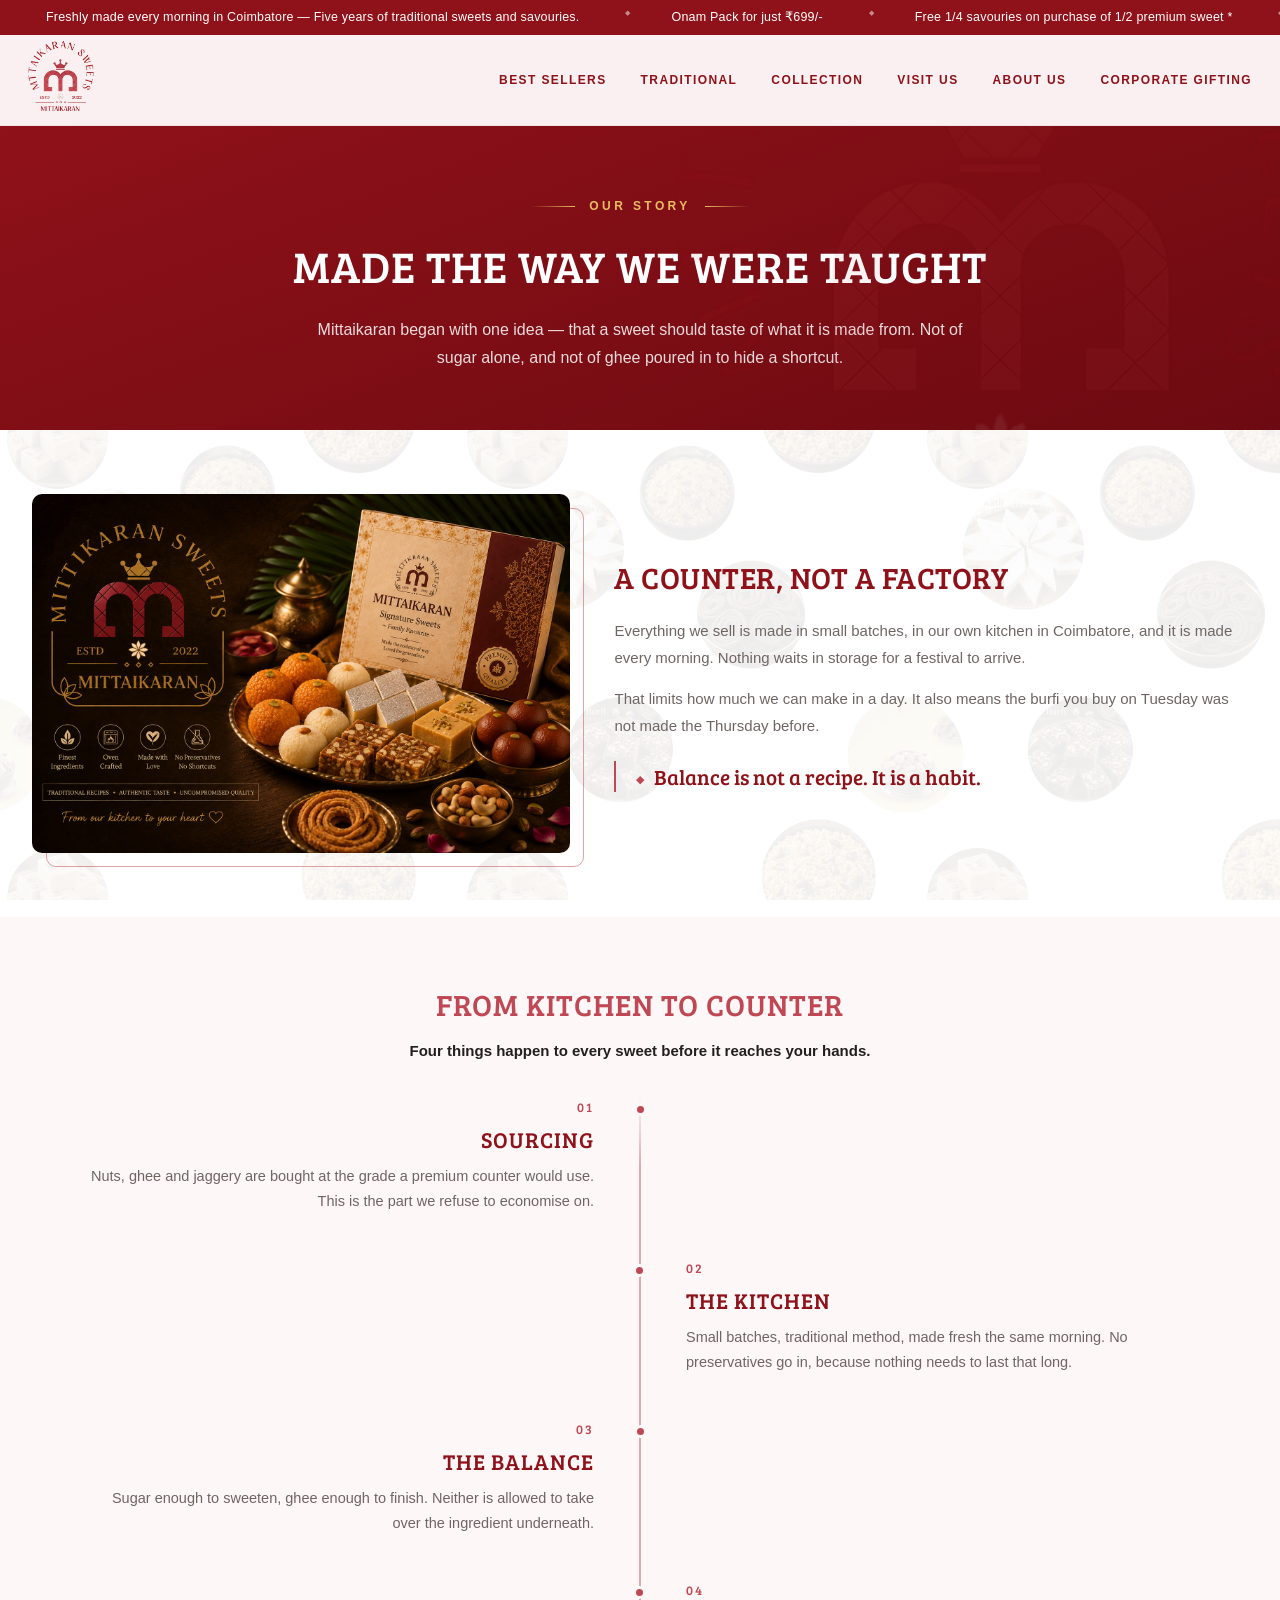
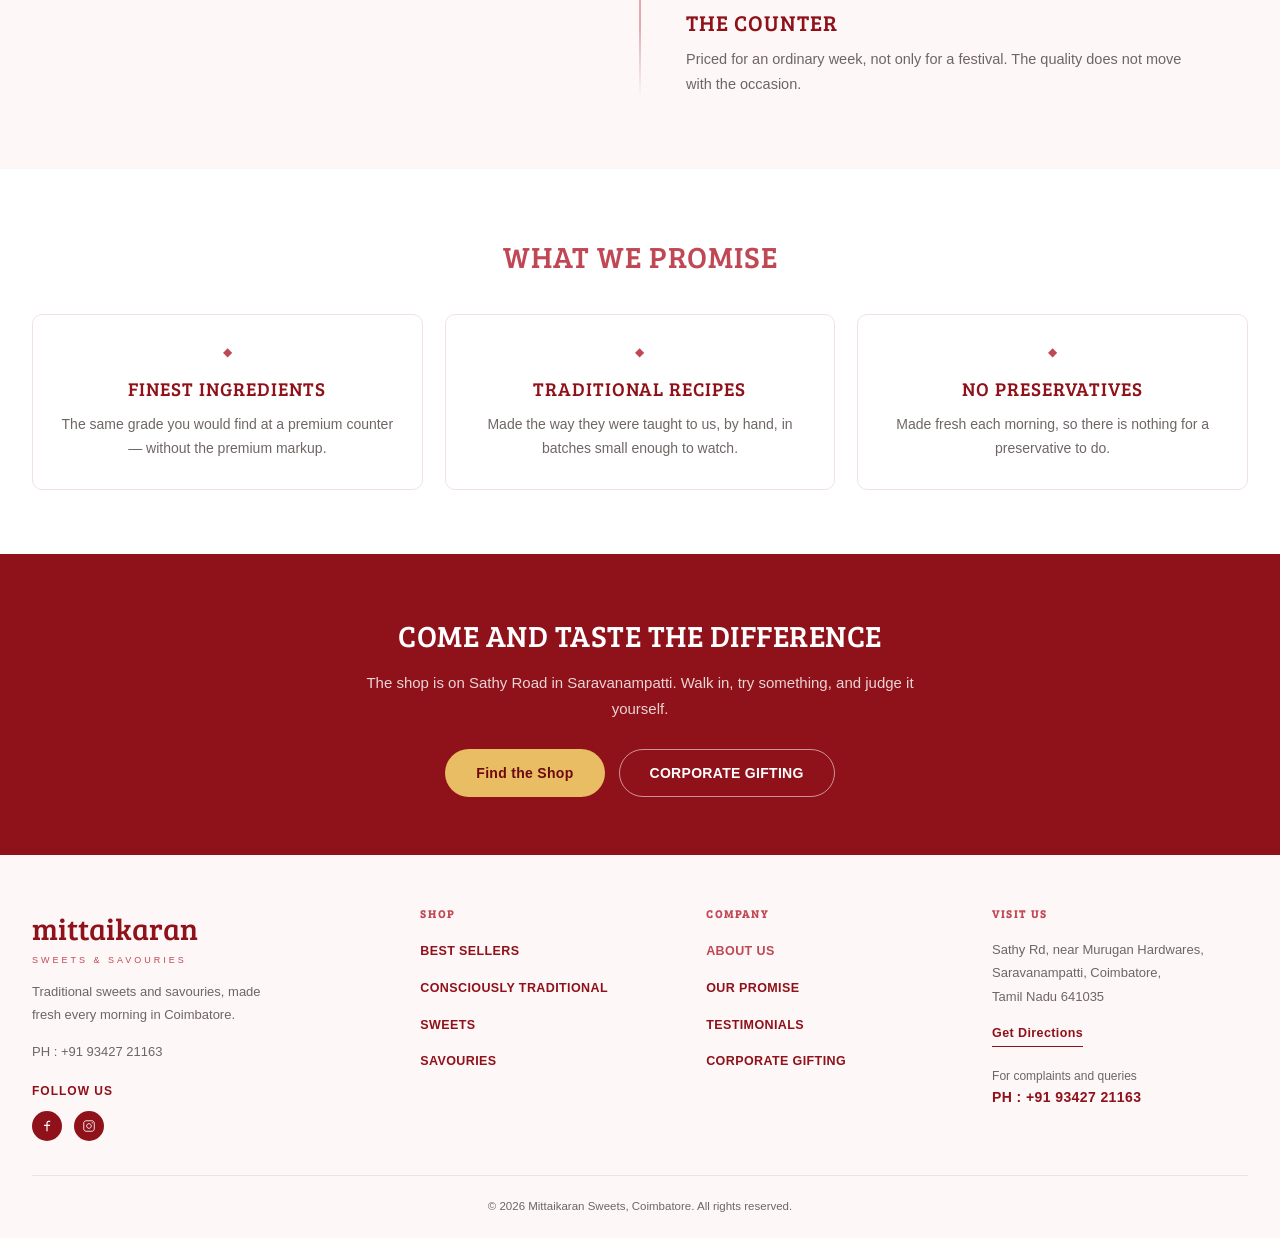
<file: about/index.html>
<!doctype html>
<html lang="en">
<head>
<meta charset="UTF-8" />
<meta name="viewport" content="width=device-width, initial-scale=1.0" />
<title>About Us | Mittaikaran — Sweets &amp; Savouries</title>
<meta name="description" content="How Mittaikaran makes its sweets and savouries." />
<link rel="icon" href="../favicon.ico" sizes="any" />
<link rel="icon" type="image/png" sizes="32x32" href="../favicon-32.png" />
<link rel="apple-touch-icon" href="../apple-touch-icon.png" />
<link rel="preconnect" href="https://fonts.googleapis.com" />
<link rel="preconnect" href="https://fonts.gstatic.com" crossorigin />
<link href="https://fonts.googleapis.com/css2?family=Bree+Serif&display=swap" rel="stylesheet" />
<link rel="stylesheet" href="../assets/site.css" />
<link rel="stylesheet" href="../assets/about.css" />
</head>
<body>
<div class="site-head">
  <div class="announcement">
    <div class="announcement-track">
      <div class="announcement-run"><span class="announcement-item">Freshly made every morning in Coimbatore — Five years of traditional sweets and savouries.</span><span class="announcement-item">Onam Pack for just ₹699/-</span><span class="announcement-item">Free 1/4 savouries on purchase of 1/2 premium sweet *</span></div>
      <div class="announcement-run" aria-hidden="true"><span class="announcement-item">Freshly made every morning in Coimbatore — Five years of traditional sweets and savouries.</span><span class="announcement-item">Onam Pack for just ₹699/-</span><span class="announcement-item">Free 1/4 savouries on purchase of 1/2 premium sweet *</span></div>
    </div>
  </div>
  <header class="header">
    <div class="header-inner">
      <a class="logo" href="../" aria-label="Mittaikaran — Sweets &amp; Savouries">
        <img src="../images/logo/logo-header-plain.png" alt="Mittaikaran" />
      </a>
      <nav class="nav">
        <a href="../#best-sellers">Best Sellers</a>
        <a href="../#curated">Traditional</a>
        <a href="../#collection">Collection</a>
        <a href="../#visit-us">Visit Us</a>
        <a href="../about/" aria-current="page">About Us</a>
        <a href="../corporate-gifting/">Corporate Gifting</a>
      </nav>
    </div>
  </header>
</div>
<div class="site-head-spacer" aria-hidden="true"></div>
<section class="ab-hero">
  <img class="ab-hero-crest" src="../images/logo/logo-header-plain.png" alt="" aria-hidden="true" />
  <div class="container">
    <span class="ab-kicker">Our Story</span>
    <h1>Made the Way We Were Taught</h1>
    <p class="ab-intro">Mittaikaran began with one idea — that a sweet should taste of what it is made from. Not of sugar alone, and not of ghee poured in to hide a shortcut.</p>
  </div>
</section>
<section class="ab-story">
  <div class="container ab-story-grid">
    <div class="ab-story-media"><img src="../images/about/about.png" alt="A brass platter of Mittaikaran sweets and murukku beside a Signature Sweets gift box" /></div>
    <div class="ab-story-copy">
      <h2>A Counter, Not a Factory</h2>
      <p>Everything we sell is made in small batches, in our own kitchen in Coimbatore, and it is made every morning. Nothing waits in storage for a festival to arrive.</p><p>That limits how much we can make in a day. It also means the burfi you buy on Tuesday was not made the Thursday before.</p>
      <blockquote class="ab-quote"><span class="ab-quote-orn" aria-hidden="true">◆</span>Balance is not a recipe. It is a habit.</blockquote>
    </div>
  </div>
</section>
<section class="ab-journey">
  <div class="container">
    <div class="section-head"><h2>From Kitchen to Counter</h2><p>Four things happen to every sweet before it reaches your hands.</p></div>
    <ol class="ab-thread"><li class="ab-step">
      <span class="ab-step-node" aria-hidden="true"></span>
      <span class="ab-step-num">01</span>
      <div class="ab-step-body"><h3>Sourcing</h3><p>Nuts, ghee and jaggery are bought at the grade a premium counter would use. This is the part we refuse to economise on.</p></div>
    </li><li class="ab-step">
      <span class="ab-step-node" aria-hidden="true"></span>
      <span class="ab-step-num">02</span>
      <div class="ab-step-body"><h3>The Kitchen</h3><p>Small batches, traditional method, made fresh the same morning. No preservatives go in, because nothing needs to last that long.</p></div>
    </li><li class="ab-step">
      <span class="ab-step-node" aria-hidden="true"></span>
      <span class="ab-step-num">03</span>
      <div class="ab-step-body"><h3>The Balance</h3><p>Sugar enough to sweeten, ghee enough to finish. Neither is allowed to take over the ingredient underneath.</p></div>
    </li><li class="ab-step">
      <span class="ab-step-node" aria-hidden="true"></span>
      <span class="ab-step-num">04</span>
      <div class="ab-step-body"><h3>The Counter</h3><p>Priced for an ordinary week, not only for a festival. The quality does not move with the occasion.</p></div>
    </li></ol>
  </div>
</section>
<section class="ab-values">
  <div class="container">
    <div class="section-head"><h2>What We Promise</h2></div>
    <div class="ab-values-grid"><article class="ab-value">
      <span class="ab-value-orn" aria-hidden="true">◆</span><h3>Finest Ingredients</h3><p>The same grade you would find at a premium counter — without the premium markup.</p>
    </article><article class="ab-value">
      <span class="ab-value-orn" aria-hidden="true">◆</span><h3>Traditional Recipes</h3><p>Made the way they were taught to us, by hand, in batches small enough to watch.</p>
    </article><article class="ab-value">
      <span class="ab-value-orn" aria-hidden="true">◆</span><h3>No Preservatives</h3><p>Made fresh each morning, so there is nothing for a preservative to do.</p>
    </article></div>
  </div>
</section>
<section class="ab-cta">
  <div class="container">
    <h2>Come and Taste the Difference</h2><p>The shop is on Sathy Road in Saravanampatti. Walk in, try something, and judge it yourself.</p>
    <div class="ab-cta-actions">
      <a class="btn-teal" href="../#visit-us">Find the Shop</a>
      <a class="btn-ghost" href="../corporate-gifting/">Corporate Gifting</a>
    </div>
  </div>
</section>
<footer class="footer">
  <div class="container">
    <div class="footer-top">
      <div class="brand-block">
        <div class="brand">mittaikaran</div>
        <div class="tagline">Sweets &amp; Savouries</div>
        <p class="footer-blurb">Traditional sweets and savouries, made fresh every morning in Coimbatore.</p>
        <div class="phones"><a href="tel:+919342721163">PH : +91 93427 21163</a></div>
        <div class="follow">FOLLOW US</div>
        <div class="socials">
          <a href="#" aria-label="Facebook"><img src="../images/ui/facebook.svg" alt="Facebook" /></a>
          <a href="#" aria-label="Instagram"><img src="../images/ui/instagram.svg" alt="Instagram" /></a>
        </div>
      </div>
      <div class="footer-col">
        <h4>Shop</h4>
        <ul>
          <li><a href="../#best-sellers">BEST SELLERS</a></li>
          <li><a href="../#curated">CONSCIOUSLY TRADITIONAL</a></li>
          <li><a href="../#collection">SWEETS</a></li>
          <li><a href="../#savouries">SAVOURIES</a></li>
        </ul>
      </div>
      <div class="footer-col">
        <h4>Company</h4>
        <ul>
          <li><a href="../about/" aria-current="page">ABOUT US</a></li>
          <li><a href="../#what-sets-us-apart">OUR PROMISE</a></li>
          <li><a href="../#reviews">TESTIMONIALS</a></li>
          <li><a href="../corporate-gifting/">CORPORATE GIFTING</a></li>
        </ul>
      </div>
      <div class="footer-col">
        <h4>Visit Us</h4>
        <address class="footer-address">Sathy Rd, near Murugan Hardwares,<br />Saravanampatti, Coimbatore,<br />Tamil Nadu 641035</address>
        <a class="footer-directions" href="https://maps.app.goo.gl/oGqbG5u7y224mQcL8" target="_blank" rel="noopener noreferrer">Get Directions</a>
        <div class="footer-contact">
          <div class="lbl">For complaints and queries</div>
          <a class="num" href="tel:+919342721163">PH : +91 93427 21163</a>
        </div>
      </div>
    </div>
    <div class="footer-bottom">© 2026 Mittaikaran Sweets, Coimbatore. All rights reserved.</div>
  </div>
</footer>
<script src="../assets/site.js"></script>
</body>
</html>
</file>
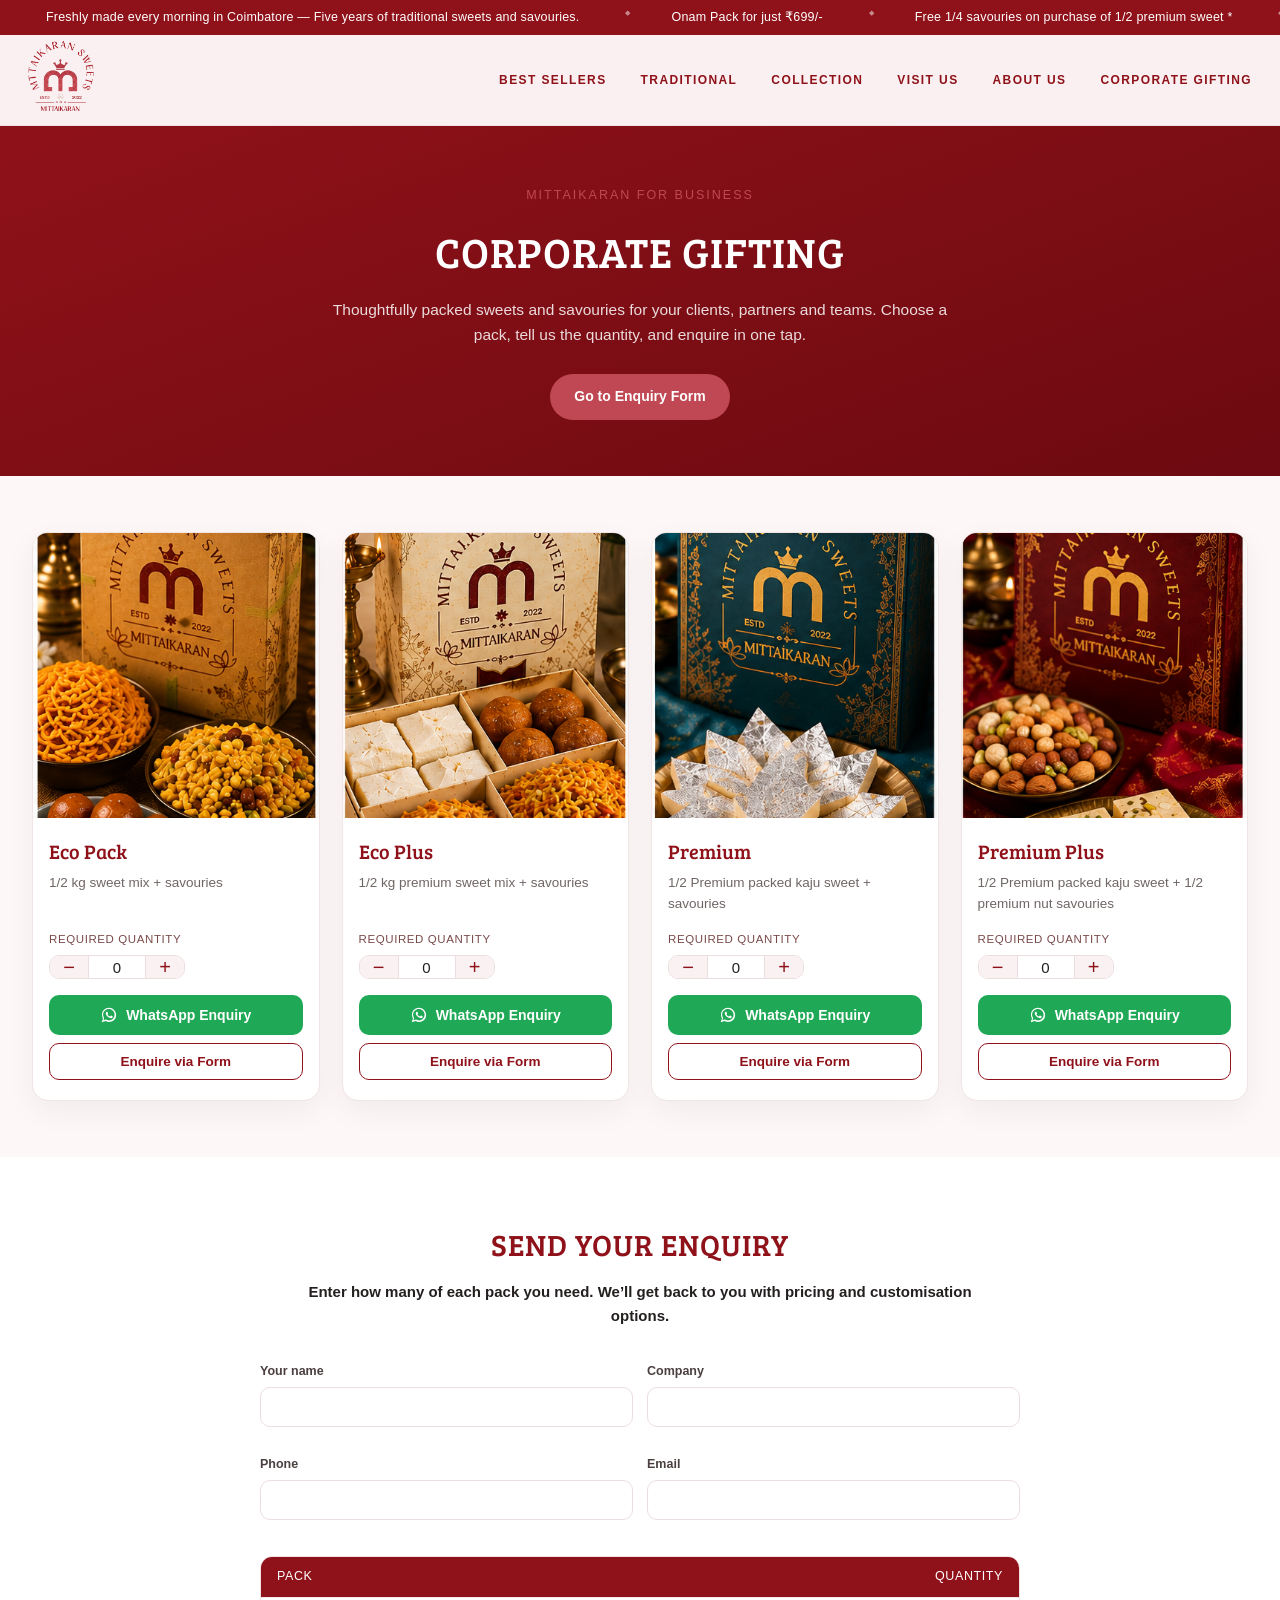
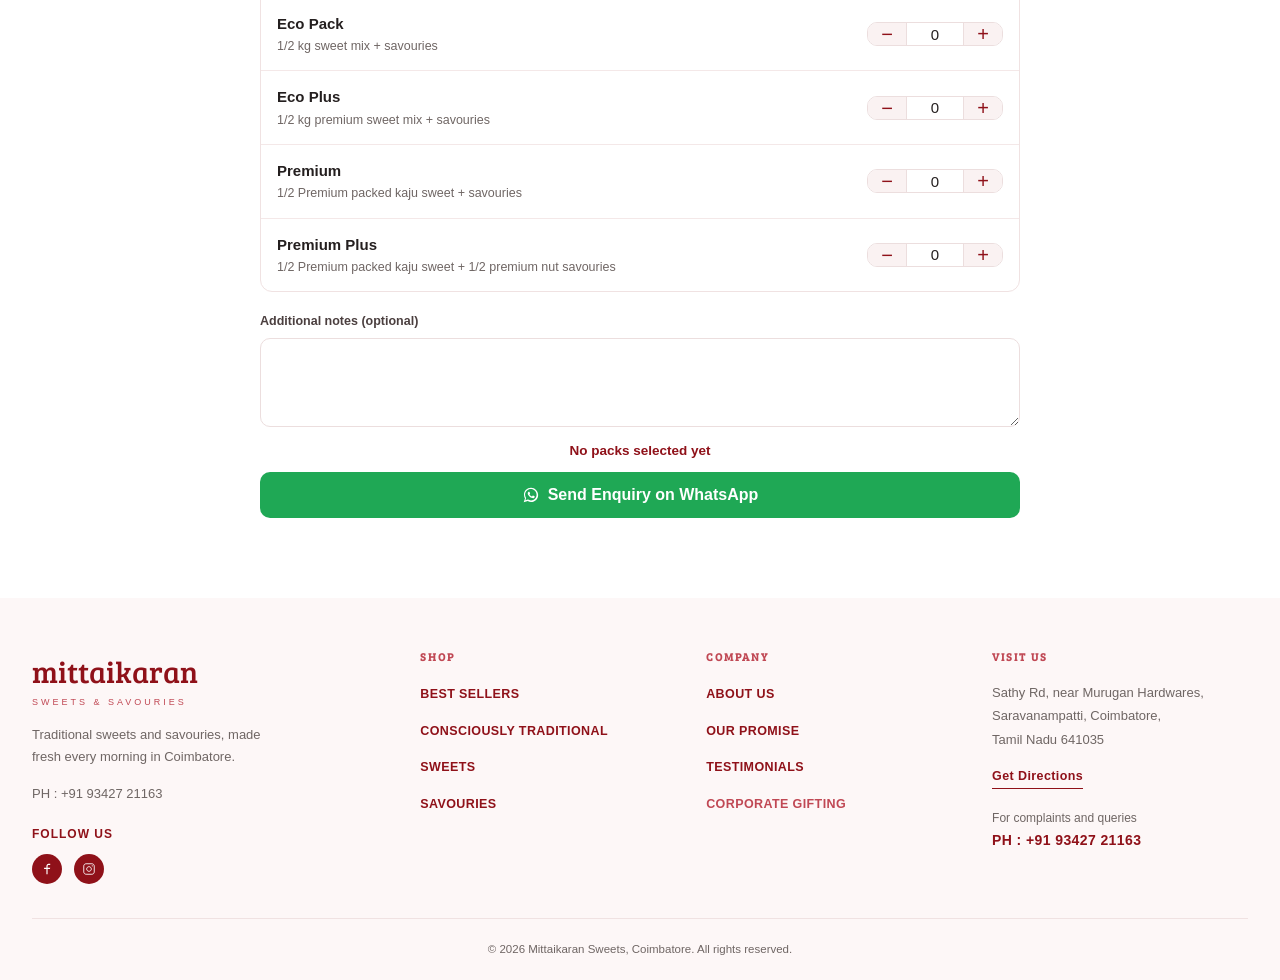
<file: corporate-gifting/index.html>
<!doctype html>
<html lang="en">
<head>
<meta charset="UTF-8" />
<meta name="viewport" content="width=device-width, initial-scale=1.0" />
<title>Corporate Gifting &amp; Sweets Gift Boxes in Coimbatore | Mittaikaran</title>
<meta name="description" content="Corporate and festival sweet gift packs from Mittaikaran, Saravanampatti, Coimbatore — Eco, Eco Plus, Premium and Premium Plus. Tell us the quantity and enquire on WhatsApp for bulk pricing." />
<link rel="icon" href="../favicon.ico" sizes="any" />
<link rel="icon" type="image/png" sizes="32x32" href="../favicon-32.png" />
<link rel="apple-touch-icon" href="../apple-touch-icon.png" />
<link rel="preconnect" href="https://fonts.googleapis.com" />
<link rel="preconnect" href="https://fonts.gstatic.com" crossorigin />
<link href="https://fonts.googleapis.com/css2?family=Bree+Serif&display=swap" rel="stylesheet" />
<link rel="stylesheet" href="../assets/site.css" />
<link rel="stylesheet" href="../assets/corporate.css" />
</head>
<body data-whatsapp="919342721163" data-products='[{&quot;id&quot;:&quot;eco-pack&quot;,&quot;name&quot;:&quot;Eco Pack&quot;,&quot;desc&quot;:&quot;1/2 kg sweet mix + savouries&quot;},{&quot;id&quot;:&quot;eco-plus&quot;,&quot;name&quot;:&quot;Eco Plus&quot;,&quot;desc&quot;:&quot;1/2 kg premium sweet mix + savouries&quot;},{&quot;id&quot;:&quot;premium&quot;,&quot;name&quot;:&quot;Premium&quot;,&quot;desc&quot;:&quot;1/2 Premium packed kaju sweet + savouries&quot;},{&quot;id&quot;:&quot;premium-plus&quot;,&quot;name&quot;:&quot;Premium Plus&quot;,&quot;desc&quot;:&quot;1/2 Premium packed kaju sweet + 1/2 premium nut savouries&quot;}]'>
<div class="site-head">
  <div class="announcement">
    <div class="announcement-track">
      <div class="announcement-run"><span class="announcement-item">Freshly made every morning in Coimbatore — Five years of traditional sweets and savouries.</span><span class="announcement-item">Onam Pack for just ₹699/-</span><span class="announcement-item">Free 1/4 savouries on purchase of 1/2 premium sweet *</span></div>
      <div class="announcement-run" aria-hidden="true"><span class="announcement-item">Freshly made every morning in Coimbatore — Five years of traditional sweets and savouries.</span><span class="announcement-item">Onam Pack for just ₹699/-</span><span class="announcement-item">Free 1/4 savouries on purchase of 1/2 premium sweet *</span></div>
    </div>
  </div>
  <header class="header">
    <div class="header-inner">
      <a class="logo" href="../" aria-label="Mittaikaran — Sweets &amp; Savouries">
        <img src="../images/logo/logo-header-plain.png" alt="Mittaikaran" />
      </a>
      <nav class="nav">
        <a href="../#best-sellers">Best Sellers</a>
        <a href="../#curated">Traditional</a>
        <a href="../#collection">Collection</a>
        <a href="../#visit-us">Visit Us</a>
        <a href="../about/">About Us</a>
        <a href="../corporate-gifting/" aria-current="page">Corporate Gifting</a>
      </nav>
    </div>
  </header>
</div>
<div class="site-head-spacer" aria-hidden="true"></div>
<section class="corp-hero">
  <div class="container">
    <span class="corp-kicker">Mittaikaran for Business</span>
    <h1>Corporate Gifting</h1>
    <p>Thoughtfully packed sweets and savouries for your clients, partners and teams. Choose a pack, tell us the quantity, and enquire in one tap.</p>
    <div class="corp-hero-actions"><a class="btn-teal" href="#enquiry-form">Go to Enquiry Form</a></div>
  </div>
</section>
<section class="corp-packs"><div class="container"><div class="corp-grid"><article class="pack-card">
      <div class="pack-media"><img src="../images/corporate%20gift/pack-1.png" alt="Eco Pack" loading="lazy" /></div>
      <div class="pack-body">
        <h3>Eco Pack</h3>
        <p class="pack-desc">1/2 kg sweet mix + savouries</p>
        <label class="pack-qty-label">Required quantity</label>
        <div class="qty" data-stepper="eco-pack">
      <button type="button" aria-label="Decrease" data-step="-1">−</button>
      <input type="number" min="0" inputmode="numeric" aria-label="Quantity for Eco Pack" value="0" />
      <button type="button" aria-label="Increase" data-step="1">+</button>
    </div>
        <div class="pack-actions">
          <button type="button" class="btn-wa" data-wa="eco-pack"><svg viewBox="0 0 32 32" width="18" height="18" aria-hidden="true" fill="currentColor"><path d="M16 3C9 3 3.5 8.5 3.5 15.5c0 2.4.7 4.6 1.8 6.5L3 29l7.2-2.2c1.8 1 3.9 1.6 6 1.6 7 0 12.5-5.5 12.5-12.5S23 3 16 3zm0 22.6c-1.9 0-3.7-.5-5.2-1.4l-.4-.2-4.3 1.3 1.3-4.1-.3-.4a10.1 10.1 0 01-1.6-5.4c0-5.6 4.6-10.2 10.2-10.2s10.2 4.6 10.2 10.2S21.6 25.6 16 25.6zm5.7-7.6c-.3-.2-1.8-.9-2.1-1s-.5-.2-.7.2-.8 1-.9 1.2-.3.2-.6.1c-1.7-.8-2.8-1.5-3.9-3.4-.3-.5.3-.5.8-1.5.1-.2 0-.4 0-.5s-.7-1.7-1-2.3c-.3-.6-.5-.5-.7-.5h-.6c-.2 0-.5.1-.8.4-.3.4-1 1-1 2.5s1.1 2.9 1.2 3.1c.2.2 2.2 3.3 5.3 4.6 2 .8 2.7.9 3.7.8.6-.1 1.8-.7 2.1-1.5.3-.7.3-1.4.2-1.5-.1-.2-.3-.3-.6-.4z" /></svg> WhatsApp Enquiry</button>
          <button type="button" class="btn-outline" data-goto-form="eco-pack">Enquire via Form</button>
        </div>
      </div>
    </article><article class="pack-card">
      <div class="pack-media"><img src="../images/corporate%20gift/pack-2.png" alt="Eco Plus" loading="lazy" /></div>
      <div class="pack-body">
        <h3>Eco Plus</h3>
        <p class="pack-desc">1/2 kg premium sweet mix + savouries</p>
        <label class="pack-qty-label">Required quantity</label>
        <div class="qty" data-stepper="eco-plus">
      <button type="button" aria-label="Decrease" data-step="-1">−</button>
      <input type="number" min="0" inputmode="numeric" aria-label="Quantity for Eco Plus" value="0" />
      <button type="button" aria-label="Increase" data-step="1">+</button>
    </div>
        <div class="pack-actions">
          <button type="button" class="btn-wa" data-wa="eco-plus"><svg viewBox="0 0 32 32" width="18" height="18" aria-hidden="true" fill="currentColor"><path d="M16 3C9 3 3.5 8.5 3.5 15.5c0 2.4.7 4.6 1.8 6.5L3 29l7.2-2.2c1.8 1 3.9 1.6 6 1.6 7 0 12.5-5.5 12.5-12.5S23 3 16 3zm0 22.6c-1.9 0-3.7-.5-5.2-1.4l-.4-.2-4.3 1.3 1.3-4.1-.3-.4a10.1 10.1 0 01-1.6-5.4c0-5.6 4.6-10.2 10.2-10.2s10.2 4.6 10.2 10.2S21.6 25.6 16 25.6zm5.7-7.6c-.3-.2-1.8-.9-2.1-1s-.5-.2-.7.2-.8 1-.9 1.2-.3.2-.6.1c-1.7-.8-2.8-1.5-3.9-3.4-.3-.5.3-.5.8-1.5.1-.2 0-.4 0-.5s-.7-1.7-1-2.3c-.3-.6-.5-.5-.7-.5h-.6c-.2 0-.5.1-.8.4-.3.4-1 1-1 2.5s1.1 2.9 1.2 3.1c.2.2 2.2 3.3 5.3 4.6 2 .8 2.7.9 3.7.8.6-.1 1.8-.7 2.1-1.5.3-.7.3-1.4.2-1.5-.1-.2-.3-.3-.6-.4z" /></svg> WhatsApp Enquiry</button>
          <button type="button" class="btn-outline" data-goto-form="eco-plus">Enquire via Form</button>
        </div>
      </div>
    </article><article class="pack-card">
      <div class="pack-media"><img src="../images/corporate%20gift/pack-3.png" alt="Premium" loading="lazy" /></div>
      <div class="pack-body">
        <h3>Premium</h3>
        <p class="pack-desc">1/2 Premium packed kaju sweet + savouries</p>
        <label class="pack-qty-label">Required quantity</label>
        <div class="qty" data-stepper="premium">
      <button type="button" aria-label="Decrease" data-step="-1">−</button>
      <input type="number" min="0" inputmode="numeric" aria-label="Quantity for Premium" value="0" />
      <button type="button" aria-label="Increase" data-step="1">+</button>
    </div>
        <div class="pack-actions">
          <button type="button" class="btn-wa" data-wa="premium"><svg viewBox="0 0 32 32" width="18" height="18" aria-hidden="true" fill="currentColor"><path d="M16 3C9 3 3.5 8.5 3.5 15.5c0 2.4.7 4.6 1.8 6.5L3 29l7.2-2.2c1.8 1 3.9 1.6 6 1.6 7 0 12.5-5.5 12.5-12.5S23 3 16 3zm0 22.6c-1.9 0-3.7-.5-5.2-1.4l-.4-.2-4.3 1.3 1.3-4.1-.3-.4a10.1 10.1 0 01-1.6-5.4c0-5.6 4.6-10.2 10.2-10.2s10.2 4.6 10.2 10.2S21.6 25.6 16 25.6zm5.7-7.6c-.3-.2-1.8-.9-2.1-1s-.5-.2-.7.2-.8 1-.9 1.2-.3.2-.6.1c-1.7-.8-2.8-1.5-3.9-3.4-.3-.5.3-.5.8-1.5.1-.2 0-.4 0-.5s-.7-1.7-1-2.3c-.3-.6-.5-.5-.7-.5h-.6c-.2 0-.5.1-.8.4-.3.4-1 1-1 2.5s1.1 2.9 1.2 3.1c.2.2 2.2 3.3 5.3 4.6 2 .8 2.7.9 3.7.8.6-.1 1.8-.7 2.1-1.5.3-.7.3-1.4.2-1.5-.1-.2-.3-.3-.6-.4z" /></svg> WhatsApp Enquiry</button>
          <button type="button" class="btn-outline" data-goto-form="premium">Enquire via Form</button>
        </div>
      </div>
    </article><article class="pack-card">
      <div class="pack-media"><img src="../images/corporate%20gift/pack-4.png" alt="Premium Plus" loading="lazy" /></div>
      <div class="pack-body">
        <h3>Premium Plus</h3>
        <p class="pack-desc">1/2 Premium packed kaju sweet + 1/2 premium nut savouries</p>
        <label class="pack-qty-label">Required quantity</label>
        <div class="qty" data-stepper="premium-plus">
      <button type="button" aria-label="Decrease" data-step="-1">−</button>
      <input type="number" min="0" inputmode="numeric" aria-label="Quantity for Premium Plus" value="0" />
      <button type="button" aria-label="Increase" data-step="1">+</button>
    </div>
        <div class="pack-actions">
          <button type="button" class="btn-wa" data-wa="premium-plus"><svg viewBox="0 0 32 32" width="18" height="18" aria-hidden="true" fill="currentColor"><path d="M16 3C9 3 3.5 8.5 3.5 15.5c0 2.4.7 4.6 1.8 6.5L3 29l7.2-2.2c1.8 1 3.9 1.6 6 1.6 7 0 12.5-5.5 12.5-12.5S23 3 16 3zm0 22.6c-1.9 0-3.7-.5-5.2-1.4l-.4-.2-4.3 1.3 1.3-4.1-.3-.4a10.1 10.1 0 01-1.6-5.4c0-5.6 4.6-10.2 10.2-10.2s10.2 4.6 10.2 10.2S21.6 25.6 16 25.6zm5.7-7.6c-.3-.2-1.8-.9-2.1-1s-.5-.2-.7.2-.8 1-.9 1.2-.3.2-.6.1c-1.7-.8-2.8-1.5-3.9-3.4-.3-.5.3-.5.8-1.5.1-.2 0-.4 0-.5s-.7-1.7-1-2.3c-.3-.6-.5-.5-.7-.5h-.6c-.2 0-.5.1-.8.4-.3.4-1 1-1 2.5s1.1 2.9 1.2 3.1c.2.2 2.2 3.3 5.3 4.6 2 .8 2.7.9 3.7.8.6-.1 1.8-.7 2.1-1.5.3-.7.3-1.4.2-1.5-.1-.2-.3-.3-.6-.4z" /></svg> WhatsApp Enquiry</button>
          <button type="button" class="btn-outline" data-goto-form="premium-plus">Enquire via Form</button>
        </div>
      </div>
    </article></div></div></section>
<section class="corp-form-section" id="enquiry-form">
  <div class="container">
    <div class="section-head"><h2>Send Your Enquiry</h2><p>Enter how many of each pack you need. We’ll get back to you with pricing and customisation options.</p></div>
    <form class="corp-form">
      <div class="corp-form-grid">
        <label class="cf"><span>Your name</span><input type="text" name="name" /></label>
        <label class="cf"><span>Company</span><input type="text" name="company" /></label>
        <label class="cf"><span>Phone</span><input type="tel" name="phone" /></label>
        <label class="cf"><span>Email</span><input type="email" name="email" /></label>
      </div>
      <div class="corp-lines">
        <div class="corp-lines-head"><span>Pack</span><span>Quantity</span></div>
        <div class="corp-line">
      <div class="corp-line-name"><strong>Eco Pack</strong><em>1/2 kg sweet mix + savouries</em></div>
      <div class="qty" data-stepper="eco-pack">
      <button type="button" aria-label="Decrease" data-step="-1">−</button>
      <input type="number" min="0" inputmode="numeric" aria-label="Quantity for Eco Pack" value="0" />
      <button type="button" aria-label="Increase" data-step="1">+</button>
    </div>
    </div><div class="corp-line">
      <div class="corp-line-name"><strong>Eco Plus</strong><em>1/2 kg premium sweet mix + savouries</em></div>
      <div class="qty" data-stepper="eco-plus">
      <button type="button" aria-label="Decrease" data-step="-1">−</button>
      <input type="number" min="0" inputmode="numeric" aria-label="Quantity for Eco Plus" value="0" />
      <button type="button" aria-label="Increase" data-step="1">+</button>
    </div>
    </div><div class="corp-line">
      <div class="corp-line-name"><strong>Premium</strong><em>1/2 Premium packed kaju sweet + savouries</em></div>
      <div class="qty" data-stepper="premium">
      <button type="button" aria-label="Decrease" data-step="-1">−</button>
      <input type="number" min="0" inputmode="numeric" aria-label="Quantity for Premium" value="0" />
      <button type="button" aria-label="Increase" data-step="1">+</button>
    </div>
    </div><div class="corp-line">
      <div class="corp-line-name"><strong>Premium Plus</strong><em>1/2 Premium packed kaju sweet + 1/2 premium nut savouries</em></div>
      <div class="qty" data-stepper="premium-plus">
      <button type="button" aria-label="Decrease" data-step="-1">−</button>
      <input type="number" min="0" inputmode="numeric" aria-label="Quantity for Premium Plus" value="0" />
      <button type="button" aria-label="Increase" data-step="1">+</button>
    </div>
    </div>
      </div>
      <label class="cf"><span>Additional notes (optional)</span><textarea rows="3" name="notes"></textarea></label>
      <div class="corp-summary">No packs selected yet</div>
      <button type="submit" class="btn-wa lg"><svg viewBox="0 0 32 32" width="18" height="18" aria-hidden="true" fill="currentColor"><path d="M16 3C9 3 3.5 8.5 3.5 15.5c0 2.4.7 4.6 1.8 6.5L3 29l7.2-2.2c1.8 1 3.9 1.6 6 1.6 7 0 12.5-5.5 12.5-12.5S23 3 16 3zm0 22.6c-1.9 0-3.7-.5-5.2-1.4l-.4-.2-4.3 1.3 1.3-4.1-.3-.4a10.1 10.1 0 01-1.6-5.4c0-5.6 4.6-10.2 10.2-10.2s10.2 4.6 10.2 10.2S21.6 25.6 16 25.6zm5.7-7.6c-.3-.2-1.8-.9-2.1-1s-.5-.2-.7.2-.8 1-.9 1.2-.3.2-.6.1c-1.7-.8-2.8-1.5-3.9-3.4-.3-.5.3-.5.8-1.5.1-.2 0-.4 0-.5s-.7-1.7-1-2.3c-.3-.6-.5-.5-.7-.5h-.6c-.2 0-.5.1-.8.4-.3.4-1 1-1 2.5s1.1 2.9 1.2 3.1c.2.2 2.2 3.3 5.3 4.6 2 .8 2.7.9 3.7.8.6-.1 1.8-.7 2.1-1.5.3-.7.3-1.4.2-1.5-.1-.2-.3-.3-.6-.4z" /></svg> Send Enquiry on WhatsApp</button>
    </form>
  </div>
</section>
<footer class="footer">
  <div class="container">
    <div class="footer-top">
      <div class="brand-block">
        <div class="brand">mittaikaran</div>
        <div class="tagline">Sweets &amp; Savouries</div>
        <p class="footer-blurb">Traditional sweets and savouries, made fresh every morning in Coimbatore.</p>
        <div class="phones"><a href="tel:+919342721163">PH : +91 93427 21163</a></div>
        <div class="follow">FOLLOW US</div>
        <div class="socials">
          <a href="#" aria-label="Facebook"><img src="../images/ui/facebook.svg" alt="Facebook" /></a>
          <a href="#" aria-label="Instagram"><img src="../images/ui/instagram.svg" alt="Instagram" /></a>
        </div>
      </div>
      <div class="footer-col">
        <h4>Shop</h4>
        <ul>
          <li><a href="../#best-sellers">BEST SELLERS</a></li>
          <li><a href="../#curated">CONSCIOUSLY TRADITIONAL</a></li>
          <li><a href="../#collection">SWEETS</a></li>
          <li><a href="../#savouries">SAVOURIES</a></li>
        </ul>
      </div>
      <div class="footer-col">
        <h4>Company</h4>
        <ul>
          <li><a href="../about/">ABOUT US</a></li>
          <li><a href="../#what-sets-us-apart">OUR PROMISE</a></li>
          <li><a href="../#reviews">TESTIMONIALS</a></li>
          <li><a href="../corporate-gifting/" aria-current="page">CORPORATE GIFTING</a></li>
        </ul>
      </div>
      <div class="footer-col">
        <h4>Visit Us</h4>
        <address class="footer-address">Sathy Rd, near Murugan Hardwares,<br />Saravanampatti, Coimbatore,<br />Tamil Nadu 641035</address>
        <a class="footer-directions" href="https://maps.app.goo.gl/oGqbG5u7y224mQcL8" target="_blank" rel="noopener noreferrer">Get Directions</a>
        <div class="footer-contact">
          <div class="lbl">For complaints and queries</div>
          <a class="num" href="tel:+919342721163">PH : +91 93427 21163</a>
        </div>
      </div>
    </div>
    <div class="footer-bottom">© 2026 Mittaikaran Sweets, Coimbatore. All rights reserved.</div>
  </div>
</footer>
<script src="../assets/site.js"></script>
</body>
</html>
</file>
<file: assets/site.css>
:root {
  /* Palette taken from the logo: deep crimson lettering + the rose of the
     monogram, on white. --teal / --gold are kept as the token names the rest
     of the stylesheets already speak; only their values changed. */
  --teal: #8f1119;       /* deep crimson — nav, headings, dark bands */
  --teal-dark: #6d0a11;
  --gold: #c04854;       /* logo rose — accents, ribbons, dots */
  --gold-dark: #a8303c;
  --cream: #fdf7f7;      /* barely-tinted white for alternating sections */
  --line: #f0e2e2;       /* hairline borders */
  --head-tint: #faf0f1;  /* nav bar — the logo rose at ~8% over white */
  /* Wallpaper pattern, shared by the page layer and the tinted bands. */
  --wallpaper: url('../images/ui/wallpaper.png');
  --wallpaper-size: 460px;
  --wallpaper-opacity: .07;
  --ink: #241f1f;
  --muted: #6f6664;
  --serif: 'Bree Serif', serif;
  --sans: Helvetica, Arial, sans-serif;
  /* First-paint value; measured for real at runtime by Header.jsx. Covers the
     whole fixed head — announcement bar plus the expanded nav — so keep it near
     that total or the page jumps when the measurement lands. */
  --header-h: 126px;
}

* { box-sizing: border-box; }

html, body { margin: 0; padding: 0; }

html { scroll-behavior: smooth; }
/* Keep anchored headings clear of the sticky header. */
section[id] { scroll-margin-top: calc(var(--header-h) + 16px); }
@media (prefers-reduced-motion: reduce) { html { scroll-behavior: auto; } }

body {
  font-family: var(--sans);
  color: var(--ink);
  background: #fff;
  line-height: 1.55;
  -webkit-font-smoothing: antialiased;
}

/* Wallpaper behind the white parts of the page: a faint scattered pattern of
   sweets, savouries and dry fruits. Body's own background propagates to the
   canvas, which lets this pseudo-element sit above that white and below all
   content. Fixed, so it stays put while the page scrolls over it. */
body::before {
  content: '';
  position: fixed;
  inset: 0;
  z-index: -1;
  pointer-events: none;
  background: var(--wallpaper) repeat;
  background-size: var(--wallpaper-size);
  opacity: var(--wallpaper-opacity);
}


img { max-width: 100%; display: block; }

a { color: inherit; text-decoration: none; }

button { font-family: inherit; cursor: pointer; }

h1, h2, h3, h4 { font-family: var(--serif); font-weight: 400; margin: 0; }

/* The measure every section aligns to. Wide enough to use a large display
   without letting rows of cards stretch past a comfortable size. */
.container { max-width: 1440px; margin: 0 auto; padding: 0 32px; }

/* ---------- Section heading ---------- */
.section-head { text-align: center; margin: 0 auto 34px; max-width: 720px; }
.section-head h2 {
  font-family: var(--serif);
  text-transform: uppercase;
  letter-spacing: 1px;
  font-size: 30px;
  margin-bottom: 12px;
  color: var(--gold);
}
/* Darker and heavier than the old --muted grey, which read as faint against
   the white sections. */
.section-head p { font-size: 15px; font-weight: 600; color: var(--ink); margin: 0; line-height: 1.6; }
.on-teal .section-head p { color: rgba(255, 255, 255, .92); }
.gold-head h2 { color: var(--gold); }
.teal-head h2 { color: var(--teal); }

/* ---------- Announcement bar ---------- */
/* Scrolling offer ticker above the nav. */
.announcement {
  background: var(--teal);
  color: #fff;
  font-size: 12.5px;
  padding: 8px 0;
  letter-spacing: .2px;
  overflow: hidden;
}
.announcement-track {
  display: flex;
  width: max-content;
  animation: announcement-scroll 34s linear infinite;
}
.announcement-run { display: flex; }
.announcement-item {
  position: relative;
  padding: 0 46px;
  white-space: nowrap;
}
/* Diamond between offers, including across the seam between the two runs. */
.announcement-item::after {
  content: '◆';
  position: absolute;
  right: -5px;
  font-size: 7px;
  color: rgba(255, 255, 255, .5);
}
/* Exactly one run's width, so the second run lands where the first began. */
@keyframes announcement-scroll {
  to { transform: translateX(-50%); }
}
.announcement:hover .announcement-track { animation-play-state: paused; }

/* ---------- Header ---------- */
/* Announcement + nav are pinned to the top for the whole page. Being fixed puts
   them outside the document flow, so the bar can resize on scroll without ever
   moving the page behind it; .site-head-spacer reserves the room instead. */
.site-head { position: fixed; top: 0; left: 0; right: 0; z-index: 50; }
.site-head-spacer { height: var(--header-h); }
.header {
  /* Not plain white — a light wash of the logo's rose, so the bar sits in the
     same family as the crest and the crimson announcement above it. */
  background: var(--head-tint);
  border-bottom: 1px solid var(--line);
  transition: box-shadow .25s ease;
}
/* Lifts off the page once it starts scrolling underneath. */
.header.solid { box-shadow: 0 2px 14px rgba(143, 17, 25, .08); }
.header-inner {
  display: flex;
  align-items: center;
  justify-content: flex-start;
  /* Full-bleed so the logo sits in the top-left corner of the page. */
  padding: 6px 28px;
  max-width: none;
  margin: 0;
}
.logo { display: block; user-select: none; flex: none; }
/* The bar holds nothing taller than this logo, so its height is the logo plus
   the 6px of padding above and below. The asset is tightly cropped, so the full
   height is mark — keep in sync with brand.logo in content.json. */
.logo img { height: 78px; width: auto; transition: height .25s ease; }
.header.solid .logo img { height: 50px; }

/* ---------- Nav ---------- */
.nav { display: flex; align-items: center; gap: 34px; margin-left: auto; }
.nav a {
  position: relative;
  font-size: 12px;
  font-weight: 700;
  letter-spacing: 1.4px;
  text-transform: uppercase;
  color: var(--teal);
  white-space: nowrap;
  padding: 6px 0;
  transition: color .2s ease;
}
/* Underline grows from the centre on hover and for the section in view. */
.nav a::after {
  content: '';
  position: absolute; left: 0; right: 0; bottom: 0;
  height: 1.5px;
  background: currentColor;
  transform: scaleX(0);
  transform-origin: center;
  transition: transform .28s cubic-bezier(.4, 0, .2, 1);
}
.nav a:hover::after, .nav a.active::after { transform: scaleX(1); }
.nav a:hover { color: var(--gold-dark); }
.nav a.active { color: var(--gold-dark); }
/* The bar is white in both states now, so the links need no halo of their own. */

/* ---------- Hero ---------- */
/* Starts below the fixed head — the spacer above it reserves that room. */
.hero { position: relative; background: #faf2f2; }
.hero-track { display: flex; overflow: hidden; }
.hero-slide { min-width: 100%; position: relative; }
.hero-slide img { width: 100%; height: auto; display: block; }
/* Video hero. The box is pinned to the banner ratio so a clip of any shape
   fills it without changing the section height the header sits over. */
.hero-video {
  display: block;
  width: 100%;
  aspect-ratio: 16 / 9;
  object-fit: cover;
  background: #faf2f2;
}
.hero-arrow {
  position: absolute; top: 50%; transform: translateY(-50%);
  width: 38px; height: 38px; border-radius: 50%;
  background: rgba(255,255,255,.65); border: none; color: var(--teal);
  display: flex; align-items: center; justify-content: center;
  font-size: 20px; z-index: 3;
}
.hero-arrow:hover { background: #fff; }
.hero-arrow.prev { left: 18px; }
.hero-arrow.next { right: 18px; }
.dots { position: absolute; bottom: 16px; left: 0; right: 0; display: flex; gap: 8px; justify-content: center; z-index: 3; }
.dot { width: 9px; height: 9px; border-radius: 50%; background: rgba(255,255,255,.6); border: none; padding: 0; }
.dot.active { background: var(--gold); }

/* Carries the page's single H1 and the gifting pitch, directly under the video
   so the first thing after the hero is the thing the page is about. */
.hero-copy { padding: 44px 0 40px; text-align: center; }
.hero-copy .container { max-width: 860px; }
.hero-kicker {
  display: inline-block;
  font-size: 11px; font-weight: 700; letter-spacing: 2.4px; text-transform: uppercase;
  color: var(--gold); margin-bottom: 12px;
}
.hero-copy h1 {
  font-size: 38px; line-height: 1.25; color: var(--teal);
  letter-spacing: .3px; margin-bottom: 16px;
}
.hero-copy p { font-size: 15.5px; line-height: 1.7; color: var(--ink); margin: 0 auto 12px; max-width: 760px; }
.hero-actions { display: flex; gap: 14px; justify-content: center; flex-wrap: wrap; margin-top: 22px; }
/* Shares its look with the pack buttons on the corporate page, but stands on
   its own here — corporate.css is not loaded on the homepage. */
.btn-wa-link,
.btn-ghost {
  display: inline-flex; align-items: center; gap: 9px;
  font-size: 12.5px; font-weight: 700; letter-spacing: 1.1px; text-transform: uppercase;
  padding: 13px 24px; border-radius: 4px; transition: background .2s ease, color .2s ease;
}
.btn-wa-link { background: #1faa53; color: #fff; }
.btn-wa-link:hover { background: #178c43; }
.btn-ghost { background: transparent; color: var(--teal); border: 1px solid var(--teal); }
.btn-ghost:hover { background: var(--teal); color: #fff; }

/* ---------- What sets us apart (USP) ---------- */
.usp {
  background: var(--teal);
  color: #fff;
  text-align: center;
  position: relative;
  overflow: hidden;
  isolation: isolate;
  /* A true gold, scoped to this section. The site-wide --gold is the logo's
     rose, which all but disappears against the crimson band. */
  --leaf: #e8bd63;
  --leaf-pale: #fbe9b6;
  --leaf-deep: #c9922f;
}
/* Each half carries the texture of what it argues for: fine white sugar grains
   on the left, soft gold pools of ghee on the right. Gradients rather than
   images — nothing to download, and sharp at any size. Both fade out towards
   the middle so the scales sit on clean crimson. */
.usp::before,
.usp::after {
  content: '';
  position: absolute;
  top: 0;
  bottom: 0;
  width: 44%;
  z-index: -1;
  pointer-events: none;
}
.usp::before {
  left: 0;
  background-image:
    radial-gradient(circle at 22% 28%, rgba(255, 255, 255, .55) 0 1.5px, transparent 1.7px),
    radial-gradient(circle at 68% 62%, rgba(255, 255, 255, .40) 0 1.1px, transparent 1.3px),
    radial-gradient(circle at 45% 88%, rgba(255, 255, 255, .50) 0 1.8px, transparent 2px),
    radial-gradient(circle at 85% 15%, rgba(255, 255, 255, .35) 0 1.2px, transparent 1.4px);
  background-size: 118px 118px, 87px 87px, 152px 152px, 64px 64px;
  -webkit-mask-image: linear-gradient(90deg, #000 0 40%, transparent 100%);
  mask-image: linear-gradient(90deg, #000 0 40%, transparent 100%);
}
.usp::after {
  right: 0;
  background-image:
    radial-gradient(circle at 30% 26%, rgba(232, 189, 99, .30) 0 7px, transparent 8.5px),
    radial-gradient(circle at 74% 66%, rgba(232, 189, 99, .22) 0 11px, transparent 13px),
    radial-gradient(circle at 52% 90%, rgba(232, 189, 99, .26) 0 5px, transparent 6.5px),
    radial-gradient(circle at 12% 74%, rgba(232, 189, 99, .18) 0 9px, transparent 11px);
  background-size: 186px 186px, 242px 242px, 138px 138px, 208px 208px;
  -webkit-mask-image: linear-gradient(270deg, #000 0 40%, transparent 100%);
  mask-image: linear-gradient(270deg, #000 0 40%, transparent 100%);
}
/* The two motifs sit in the outer margins, behind the copy and well clear of
   the scales. Sunk deep enough to read as wallpaper rather than illustration. */
.usp-art {
  position: absolute;
  top: 50%;
  transform: translateY(-50%);
  z-index: -1;
  pointer-events: none;
  height: auto;
}
.usp-art-sugar { left: 2.5%; width: clamp(120px, 13vw, 210px); color: rgba(255, 255, 255, .18); }
.usp-art-ghee { right: 3%; width: clamp(90px, 9vw, 140px); color: rgba(232, 189, 99, .3); }
/* Below this the columns collapse and the motifs would land under the text. */
@media (max-width: 1200px) {
  .usp-art { display: none; }
}
.usp .section-head { margin-bottom: 26px; }
.usp .section-head h2 { color: #fff; }
/* Gold leaf lettering between two tapering rules. */
.usp-kicker {
  display: inline-flex;
  align-items: center;
  gap: 16px;
  margin-bottom: 18px;
  font-size: 12px; font-weight: 700; letter-spacing: 3.4px; text-transform: uppercase;
  color: var(--leaf);
}
/* Only knock the fill out where the gradient can actually clip to the glyphs —
   otherwise the label would render invisible. */
@supports ((-webkit-background-clip: text) or (background-clip: text)) {
  .usp-kicker {
    background: linear-gradient(180deg, var(--leaf-pale) 0%, var(--leaf) 48%, var(--leaf-deep) 100%);
    -webkit-background-clip: text;
    background-clip: text;
    -webkit-text-fill-color: transparent;
  }
}
.usp-kicker::before,
.usp-kicker::after {
  content: '';
  width: 52px; height: 1px;
  background: linear-gradient(90deg, transparent, var(--leaf));
}
.usp-kicker::after { transform: scaleX(-1); }
/* Claim / scales / claim. The two sides lean in towards the pans they name. */
.usp-balance {
  display: grid;
  grid-template-columns: 1fr auto 1fr;
  gap: 22px;
  align-items: center;
  max-width: 1180px;
  margin: 0 auto;
}
/* Each side is held to one measure and pushed up against the scales, so the two
   blocks mirror each other instead of straggling across the full column. */
.usp-side { max-width: 400px; }
.usp-side h3 {
  font-size: 24px; color: var(--leaf); margin-bottom: 10px;
  text-transform: uppercase; letter-spacing: 1.5px;
}
.usp-side p {
  font-size: 15px;
  font-weight: 600;
  line-height: 1.7;
  color: rgba(255, 255, 255, .95);
  margin: 0;
}
.usp-balance .usp-side:first-child { justify-self: end; text-align: right; }
.usp-balance .usp-side:last-child { justify-self: start; text-align: left; }
/* The width lives on the drawing, not the column, so the column can widen for
   the word beneath it instead of letting it spill out of a fixed 220px box. */
.usp-scale { color: var(--leaf); }
/* A soft glow so the hairline scales read as metal against the crimson. */
.usp-scale svg {
  width: 220px; max-width: 100%; height: auto; display: block; margin: 0 auto;
  filter: drop-shadow(0 0 6px rgba(232, 189, 99, .35));
}
/* Set in the sans at wide tracking, not the serif — as a serif at this size it
   read as a second headline and out-shouted the section title above it. The
   gold-leaf gradient is the same one the kicker uses, so the two bookend the
   section. text-indent offsets the trailing letter-space, which would otherwise
   pull the word off centre. */
.usp-scale-word {
  display: block;
  font-family: var(--sans);
  font-size: 30px;
  font-weight: 800;
  letter-spacing: 9px;
  text-indent: 9px;
  text-transform: uppercase;
  /* Kept on one line — it would otherwise break inside the scale column. */
  white-space: nowrap;
  color: var(--leaf-pale);
  margin-top: 16px;
  transform-origin: center;
  /* Same 7s cycle as the beam, peaking as the scales settle level. */
  animation: usp-word 7s ease-in-out infinite;
}
@supports ((-webkit-background-clip: text) or (background-clip: text)) {
  .usp-scale-word {
    background: linear-gradient(180deg, var(--leaf-pale) 0%, var(--leaf) 55%, var(--leaf-deep) 100%);
    -webkit-background-clip: text;
    background-clip: text;
    -webkit-text-fill-color: transparent;
  }
}
@keyframes usp-word {
  0%, 70% { transform: scale(1); opacity: .8; }
  84%     { transform: scale(1.18); opacity: 1; }
  100%    { transform: scale(1); opacity: .92; }
}

/* Sugar and ghee pouring into the pans. */
.usp-grain {
  transform-box: view-box;
  animation: usp-pour 2.7s cubic-bezier(.4, 0, .9, .6) infinite;
}
.usp-grain-sugar { fill: #fff; stroke: none; }
.usp-grain-ghee { fill: var(--leaf); stroke: none; }
@keyframes usp-pour {
  0%        { transform: translateY(0); opacity: 0; }
  14%       { opacity: 1; }
  76%       { opacity: 1; }
  100%      { transform: translateY(58px); opacity: 0; }
}
/* The beam tips each way, settles level, and holds there before going again —
   the balance is the point, so level is where it rests. */
@keyframes usp-tip {
  0%, 6%    { transform: rotate(0deg); }
  16%       { transform: rotate(-6.5deg); }
  30%       { transform: rotate(0deg); }
  42%       { transform: rotate(6.5deg); }
  56%       { transform: rotate(0deg); }
  64%       { transform: rotate(-2.6deg); }
  72%       { transform: rotate(1.4deg); }
  80%, 100% { transform: rotate(0deg); }
}
/* Same curve inverted, so the pans hang level throughout. */
@keyframes usp-tip-counter {
  0%, 6%    { transform: rotate(0deg); }
  16%       { transform: rotate(6.5deg); }
  30%       { transform: rotate(0deg); }
  42%       { transform: rotate(-6.5deg); }
  56%       { transform: rotate(0deg); }
  64%       { transform: rotate(2.6deg); }
  72%       { transform: rotate(-1.4deg); }
  80%, 100% { transform: rotate(0deg); }
}
.usp-beam,
.usp-pan { transform-box: view-box; }
.usp-beam {
  transform-origin: 120px 46px;
  animation: usp-tip 7s cubic-bezier(.37, 0, .32, 1) infinite;
}
/* Shared timing and easing keep each pan exactly opposite its beam. */
.usp-pan { animation: usp-tip-counter 7s cubic-bezier(.37, 0, .32, 1) infinite; }
.usp-pan-l { transform-origin: 30px 46px; }
.usp-pan-r { transform-origin: 210px 46px; }
/* The affordability claim, weighed against itself. */
.usp-claim {
  display: flex; flex-wrap: wrap; align-items: center; justify-content: center;
  gap: 18px;
  margin-top: 40px;
  font-family: var(--serif); font-size: 21px; color: #fff;
}
.usp-claim-orn { color: var(--leaf); font-size: 13px; }
.usp-note {
  max-width: 640px; margin: 14px auto 0;
  font-size: 14.5px; font-weight: 600; line-height: 1.7;
  color: rgba(255, 255, 255, .9);
}

/* ---------- Generic carousel row ---------- */
section { padding: 56px 0; }
.carousel { position: relative; }
.carousel-row {
  display: flex; gap: 22px; overflow-x: auto; scroll-behavior: smooth;
  padding: 6px 2px 10px; scrollbar-width: none;
}
.carousel-row::-webkit-scrollbar { display: none; }
/* Auto-scrolling rows drive scrollLeft frame by frame, so the CSS smoothing
   (which is for the arrow buttons) has to be off here. */
/* No arrows and no hand-scrolling on an auto row — the drift is the only movement. */
.carousel-row.auto { scroll-behavior: auto; overflow-x: hidden; touch-action: pan-y; }
/* The looping copy of the cards takes part in the same flex row. */
.carousel-clone { display: contents; }
.c-arrow {
  position: absolute; top: 42%; transform: translateY(-50%);
  width: 34px; height: 34px; border-radius: 50%;
  background: #fff; border: 1px solid #eddede; color: var(--teal);
  display: flex; align-items: center; justify-content: center; font-size: 18px; z-index: 4;
  box-shadow: 0 2px 8px rgba(0,0,0,.08);
}
.c-arrow.prev { left: -6px; }
.c-arrow.next { right: -6px; }
.on-teal .c-arrow { background: rgba(255,255,255,.9); }

/* ---------- Best seller / product card ---------- */
.prod-card {
  min-width: 250px; flex: 0 0 250px;
  background: #fff; border: 1px solid var(--line); border-radius: 8px;
  overflow: hidden; position: relative; text-align: center;
  display: flex; flex-direction: column;
}
.prod-media { position: relative; padding: 22px 22px 8px; background: #fdf6f6; }
.prod-media img { width: 100%; aspect-ratio: 1/1; object-fit: contain; }
.ribbon {
  position: absolute; top: 12px; left: 0;
  background: var(--gold); color: #fff; font-size: 9.5px; font-weight: 700;
  letter-spacing: .8px; padding: 4px 12px 4px 10px; border-radius: 0 3px 3px 0;
  text-transform: uppercase;
}
.prod-body { padding: 14px 16px 18px; display: flex; flex-direction: column; gap: 8px; flex: 1; }
.prod-body h3 { font-size: 17px; color: var(--gold); }
/* Was 12.5px of --muted grey, which was too faint to read on the card. Darker
   ink, heavier weight and a touch more size and leading. */
.prod-body p {
  font-size: 13.5px;
  font-weight: 600;
  color: var(--ink);
  margin: 0;
  line-height: 1.6;
  flex: 1;
}

/* ---------- Dry fruit banner ---------- */
/* Assembled rather than flat: `dryfruit-plate` is the backdrop with the bowls
   lifted out of it, and each bowl is a transparent cutout floating above. The
   cast shadows stay painted on the plate, so a bowl rising lifts away from its
   own shadow. */
.dryfruit { padding: 0; position: relative; overflow: hidden; }
.dryfruit-plate { width: 100%; display: block; }
/* Percentage translate is relative to the bowl's own height, so the drift keeps
   its proportion at every screen width. */
@keyframes dryfruit-float {
  from { transform: translate3d(0, 0, 0); }
  to   { transform: translate3d(0, -3.4%, 0); }
}
.dryfruit-bowl {
  position: absolute;
  height: auto;
  will-change: transform;
  /* Each bowl runs a little slower than the one before and starts part-way in,
     so they never bob in unison. */
  animation: dryfruit-float calc(4.6s + var(--i) * .55s) ease-in-out infinite alternate;
  animation-delay: calc(var(--i) * -1.15s);
}
.dryfruit-copy {
  position: absolute; inset: 0;
  display: flex; flex-direction: column; justify-content: center;
  padding-left: 7%; max-width: 46%;
  color: #fff; font-family: var(--serif); line-height: 1.15;
}
.dryfruit-copy .line-sm { font-size: clamp(13px, 1.7vw, 30px); }
.dryfruit-copy .line-lg { font-size: clamp(22px, 3.4vw, 58px); margin: .12em 0; }
/* Each line arrives a beat after the one above it. */
@keyframes dryfruit-rise {
  from { opacity: 0; transform: translateY(26px); }
  to   { opacity: 1; transform: none; }
}
/* Driven by the banner's own position in the viewport, so it plays on scroll
   without any JavaScript. Where that is unsupported the copy just sits still. */
@supports (animation-timeline: view()) {
  .dryfruit-copy > span {
    animation: dryfruit-rise linear both;
    animation-timeline: view();
  }
  .dryfruit-copy > span:nth-child(1) { animation-range: entry 12% entry 62%; }
  .dryfruit-copy > span:nth-child(2) { animation-range: entry 20% entry 74%; }
  .dryfruit-copy > span:nth-child(3) { animation-range: entry 28% entry 86%; }
}

/* ---------- Curated / Traditional trio ---------- */
/* Three arched "shrine" cards. The heading is fixed; the product inside each
   card swaps every few seconds (timer lives in App.jsx). */
.curated { background: var(--cream); }
/* The cream tint paints over the page-wide wallpaper layer, so these two bands
   carry their own copy of it. `fixed` attachment anchors the pattern to the
   viewport exactly as the page layer does, so the two stay in step and the
   motifs run continuously across the edge between a tinted band and a white one.
   The negative z-index sits it above the section's own tint, below its content. */
.curated, .collection { position: relative; isolation: isolate; }
.curated::before, .collection::before {
  content: '';
  position: absolute;
  inset: 0;
  z-index: -1;
  pointer-events: none;
  background: var(--wallpaper) repeat fixed;
  background-size: var(--wallpaper-size);
  opacity: var(--wallpaper-opacity);
}
.trad-grid { display: grid; grid-template-columns: repeat(3, 1fr); gap: 30px; margin-top: 6px; }

.trad-card {
  position: relative;
  background: #fff;
  border: 1px solid var(--line);
  border-radius: 190px 190px 14px 14px; /* domed top, like a temple arch */
  padding: 30px 26px 26px;
  text-align: center;
  display: flex; flex-direction: column; align-items: center;
  box-shadow: 0 12px 30px rgba(143, 17, 25, .07);
  transition: transform .3s ease, box-shadow .3s ease;
}
/* Rose hairline that traces the arch just inside the border. */
.trad-card::before {
  content: '';
  position: absolute; inset: 7px;
  border: 1px solid rgba(192, 72, 84, .32);
  border-radius: 184px 184px 9px 9px;
  pointer-events: none;
}
.trad-card:hover { transform: translateY(-6px); box-shadow: 0 18px 40px rgba(143, 17, 25, .14); }

/* Medallion holding the rotating product shot. */
.trad-media {
  position: relative;
  width: 200px; height: 200px;
  border-radius: 50%;
  background: radial-gradient(circle at 50% 38%, #fffdfd 0%, #fdf3f3 72%, #f8eaea 100%);
}
/* Rose rim drawn over the photo, so the crop can run right to the edge. */
.trad-media::after {
  content: '';
  position: absolute; inset: 0;
  border-radius: 50%;
  box-shadow: inset 0 0 0 1px rgba(192, 72, 84, .45);
  pointer-events: none;
}
/* Filled circular crop — the photo fills the whole medallion. Never scales
   below 1 or a gap opens at the rim. */
.trad-media img {
  position: absolute; inset: 0;
  width: 100%; height: 100%;
  border-radius: 50%;
  object-fit: cover;
  opacity: 0; transform: scale(1.07);
  transition: opacity .7s ease, transform .7s ease;
}
.trad-media img.on { opacity: 1; transform: scale(1); }

.trad-kicker {
  margin-top: 16px;
  font-size: 9.5px; font-weight: 700; letter-spacing: 2px; text-transform: uppercase;
  color: var(--gold-dark);
  background: #fdf1f2; border: 1px solid rgba(192, 72, 84, .35);
  border-radius: 999px; padding: 4px 12px;
}
.trad-card h3 {
  margin-top: 12px;
  font-size: 21px; letter-spacing: .4px; color: var(--teal);
}
/* Diamond flanked by two rules — the section's little signature. */
.trad-orn {
  display: flex; align-items: center; gap: 10px;
  margin: 10px 0 4px;
  color: var(--gold); font-size: 7px;
}
.trad-orn::before, .trad-orn::after {
  content: ''; width: 34px; height: 1px;
  background: linear-gradient(90deg, transparent, rgba(192, 72, 84, .75));
}
.trad-orn::after { transform: rotate(180deg); }

/* Swapping copy — re-keyed on every change so the fade-up replays. */
.trad-swap { min-height: 116px; animation: tradIn .55s ease both; }
.trad-swap h4 {
  font-size: 13px; font-weight: 700; letter-spacing: 1.3px; text-transform: uppercase;
  color: var(--gold);
}
.trad-swap p { font-size: 12.8px; line-height: 1.65; color: var(--muted); margin: 8px 0 0; }
@keyframes tradIn {
  from { opacity: 0; transform: translateY(9px); }
  to   { opacity: 1; transform: none; }
}

.trad-dots { display: flex; gap: 9px; margin-top: auto; padding-top: 6px; }
.trad-dots button {
  width: 8px; height: 8px; padding: 0;
  border: 1px solid var(--gold); border-radius: 1px; background: transparent;
  transform: rotate(45deg); /* diamonds, not dots */
  transition: background .25s ease, transform .25s ease;
}
.trad-dots button.on { background: var(--gold); transform: rotate(45deg) scale(1.25); }

@media (prefers-reduced-motion: reduce) {
  .trad-card, .trad-media img, .trad-dots button { transition: none; }
  .trad-media img { transform: scale(1); }
  .trad-swap { animation: none; }
  /* Scales rest level, nothing pours, and the word simply sits there. */
  .usp-beam, .usp-pan, .usp-scale-word { animation: none; }
  .usp-grain { display: none; }
  /* Bowls rest in place and the copy is simply present. */
  .dryfruit-bowl { animation: none; }
  .dryfruit-copy > span { animation: none; opacity: 1; transform: none; }
  /* Offers sit still and wrap instead of scrolling past. */
  .announcement-track { animation: none; width: 100%; justify-content: center; }
  .announcement-run { flex-wrap: wrap; justify-content: center; }
  .announcement-run + .announcement-run { display: none; }
  .announcement-item::after { content: none; }
}

/* ---------- Sweets collection ---------- */
.collection { background: var(--cream); }
.tabs { display: flex; gap: 30px; justify-content: center; flex-wrap: wrap; margin: 4px 0 8px; }
.tab {
  background: none; border: none; font-size: 13px; font-weight: 700; letter-spacing: .5px;
  color: var(--teal); padding: 6px 2px; border-bottom: 2px solid transparent;
}
.tab.active { color: var(--gold); border-bottom-color: var(--gold); }
/* Column count follows the width rather than being fixed at three, so the grid
   fills a wide screen instead of leaving a 900px column in the middle of it. */
.coll-grid {
  display: grid;
  /* min() keeps the track from being forced wider than its container on very
     narrow screens, which would push the grid past the viewport. */
  grid-template-columns: repeat(auto-fill, minmax(min(340px, 100%), 1fr));
  gap: 26px;
  margin: 34px auto 0;
  align-items: start;
}
/* Grid items default to min-width:auto, so anything with a wide min-content
   size (a long unbroken name, an image reporting its intrinsic width) pushes
   the track past its share and spills over the next column. */
.coll-card {
  background: #fff;
  border-radius: 10px;
  box-shadow: 0 6px 18px rgba(0,0,0,.05);
  overflow: hidden;
  min-width: 0;
}
.coll-card h3 { overflow-wrap: anywhere; }

/* ---- Overlapping stack ----
   The cards are pulled into each other and every other column is dropped, so
   the grid reads as a layered spread rather than a row of tiles. The white ring
   keeps each card's edge legible where it crosses its neighbour. */
.coll-stack {
  column-gap: 0;
  /* Cards overlap sideways only. The row gap has to clear the 26px drop of the
     staggered column, otherwise the next row — which is later in source order
     and so paints on top — covers the dropped card's title. */
  row-gap: 44px;
  /* Offsets the cards' negative side margins so the outer ones stay inside the
     container, and leaves room for the drop of the staggered column. */
  padding: 6px 18px 34px;
}
.coll-stack .coll-card {
  --y: 0px;
  position: relative;
  z-index: var(--z, 1);
  margin: 0 -18px;
  transform: translateY(var(--y));
  box-shadow: 0 0 0 4px #fff, 0 16px 34px rgba(143, 17, 25, .16);
  transition: transform .3s cubic-bezier(.3, .7, .3, 1), box-shadow .3s ease;
}
/* Every second card sits lower, so the seam between them is a diagonal. The
   no-JS default counts every sibling; once a tab is applied the script sets --y
   inline from the position among the *visible* cards instead. */
.coll-stack .coll-card:nth-child(even) { --y: 26px; }
/* Each card's right edge is tucked 36px under its right-hand neighbour, so the
   title keeps clear of that band to stay readable end to end. */
.coll-stack .coll-card h3 { padding-left: 44px; padding-right: 44px; }
/* Lift clear of the stack — above every sibling, whatever its own order. */
.coll-stack .coll-card:hover,
.coll-stack .coll-card:focus-within {
  z-index: 50;
  transform: translateY(calc(var(--y) - 16px)) scale(1.035);
  box-shadow: 0 0 0 4px #fff, 0 26px 54px rgba(143, 17, 25, .28);
}
/* Has to sit after the rules above, not in the block further up the file — the
   selectors are identical, so source order decides which one wins. The card
   still comes to the front, it just does not travel to get there. */
@media (prefers-reduced-motion: reduce) {
  .coll-stack .coll-card { transition: none; }
  .coll-stack .coll-card:hover,
  .coll-stack .coll-card:focus-within {
    transform: translateY(var(--y));
    box-shadow: 0 0 0 4px #fff, 0 26px 54px rgba(143, 17, 25, .28);
  }
}
.coll-card .img-wrap { background: #fdf6f6; padding: 18px; }
.coll-card img { width: 100%; aspect-ratio: 1.15/1; object-fit: contain; }
.coll-card h3 { font-size: 18px; color: var(--teal); text-align: center; padding: 16px 12px 20px; }

/* ---------- Visit us ---------- */
/* Transparent rather than #fff so the wallpaper reads through this section too. */
.available { background: transparent; text-align: center; }
/* Address card beside a live Google map embed. */
.visit-grid {
  display: grid;
  grid-template-columns: minmax(0, 1fr) minmax(0, 1.25fr);
  gap: 28px;
  align-items: stretch;
  text-align: left;
  margin-top: 34px;
}
.visit-card {
  background: var(--cream);
  border: 1px solid var(--line);
  border-radius: 10px;
  padding: 28px;
  display: flex;
  flex-direction: column;
  align-items: flex-start;
  gap: 14px;
}
.visit-card h3 { font-size: 22px; color: var(--gold); }
.visit-card address {
  font-style: normal;
  font-size: 15px;
  line-height: 1.7;
  color: var(--muted);
  margin: 0;
}
.visit-directions {
  margin-top: auto;
  background: var(--teal);
  color: #fff;
  font-size: 12px;
  font-weight: 700;
  letter-spacing: 1.2px;
  text-transform: uppercase;
  padding: 12px 22px;
  border-radius: 4px;
  transition: background .2s ease;
}
.visit-directions:hover { background: var(--teal-dark); }
.visit-map {
  border: 1px solid var(--line);
  border-radius: 10px;
  overflow: hidden;
  min-height: 320px;
}
/* The iframe has no intrinsic size, so it has to be stretched to the box. */
.visit-map iframe { display: block; width: 100%; height: 100%; min-height: 320px; border: 0; }

/* ---------- Gifting ---------- */
.gifting { background: var(--cream); text-align: center; }
.gifting .section-head { max-width: 840px; }
.gifting .section-head p { font-weight: 500; color: var(--muted); }
/* Four tiers, dropping columns on the way down rather than shrinking to a
   strip — the pack shot is the whole point of the card. */
.gift-tiers {
  display: grid;
  grid-template-columns: repeat(auto-fit, minmax(min(220px, 100%), 1fr));
  gap: 20px;
  margin: 0 auto 40px;
  max-width: 1100px;
}
.gift-tier {
  background: #fff;
  border: 1px solid var(--line);
  border-radius: 10px;
  padding: 18px 18px 22px;
  transition: transform .25s ease, box-shadow .25s ease;
}
.gift-tier:hover { transform: translateY(-4px); box-shadow: 0 16px 34px rgba(143, 17, 25, .12); }
.gift-tier img { width: 100%; aspect-ratio: 1/1; object-fit: contain; margin-bottom: 14px; }
.gift-tier h3 { font-size: 19px; color: var(--gold); margin-bottom: 6px; }
.gift-tier p { font-size: 13px; color: var(--muted); margin: 0; line-height: 1.5; }
.gift-why-head {
  font-size: 22px; text-transform: uppercase; letter-spacing: 1px;
  color: var(--teal); margin-bottom: 18px;
}
.gift-why {
  list-style: none; margin: 0 auto 36px; padding: 0;
  max-width: 1100px; text-align: left;
  display: grid;
  grid-template-columns: repeat(auto-fit, minmax(min(300px, 100%), 1fr));
  gap: 12px 26px;
}
.gift-why li {
  font-size: 14.5px; line-height: 1.6; color: var(--ink);
  padding-left: 22px; position: relative;
}
.gift-why li::before {
  content: '◆'; position: absolute; left: 0; top: 1px;
  font-size: 8px; color: var(--gold);
}
.gift-why strong { color: var(--teal); }
.gift-cta p { font-size: 16px; font-weight: 600; color: var(--teal); margin: 0; }
.gift-cta .hero-actions { margin-top: 18px; }
@media (prefers-reduced-motion: reduce) {
  .gift-tier { transition: none; }
  .gift-tier:hover { transform: none; }
}

/* ---------- Testimonials ---------- */
.testimonials { background: var(--teal); }
/* White, not the logo rose — that reads as barely a shade off the crimson. */
.testimonials .section-head h2 { color: #fff; }
.testi-card {
  min-width: 320px; flex: 0 0 320px; background: #a3161f;
  border: 1px solid rgba(255,255,255,.12); border-radius: 10px; padding: 24px;
  color: #fdeeee; display: flex; flex-direction: column; gap: 14px;
}
/* Rose is too close to the crimson band — the stars and avatar go pale here. */
.testi-stars { color: #f0b9be; font-size: 15px; letter-spacing: 2px; }
.testi-card p { font-size: 13px; line-height: 1.6; margin: 0; color: rgba(255,255,255,.85); flex: 1; }
.testi-user { display: flex; align-items: center; gap: 12px; }
.testi-avatar { width: 40px; height: 40px; border-radius: 50%; background: #fff; color: var(--teal); display: flex; align-items: center; justify-content: center; font-family: var(--serif); font-size: 18px; }
.testi-user strong { font-size: 14px; color: #fff; font-weight: 600; }

/* ---------- Footer ---------- */
.footer { background: var(--cream); padding: 50px 0 22px; color: var(--teal); }
.footer-top { display: grid; grid-template-columns: 1.4fr repeat(3, 1fr); gap: 30px; padding-bottom: 34px; border-bottom: 1px solid var(--line); }
.footer .brand-block .brand { font-family: var(--serif); font-size: 30px; color: var(--teal); }
.footer .brand-block .tagline { font-size: 9px; letter-spacing: 3px; text-transform: uppercase; color: var(--gold); margin-top: 2px; }
.footer .footer-blurb { margin: 14px 0 0; max-width: 32ch; font-size: 13px; line-height: 1.7; color: var(--muted); }
.footer .phones { margin: 14px 0 18px; font-size: 13px; line-height: 1.9; color: var(--muted); }
.footer .phones a:hover { color: var(--gold); }
.footer .follow { font-size: 12px; font-weight: 700; letter-spacing: 1px; margin-bottom: 10px; }
.footer .socials { display: flex; gap: 12px; }
.footer .socials a { width: 30px; height: 30px; border-radius: 50%; background: var(--teal); display: flex; align-items: center; justify-content: center; }
.footer .socials img { width: 14px; filter: brightness(0) invert(1); }
/* Column heading — same rhythm as .tagline so the four columns share a baseline. */
.footer-col h4 { margin: 0 0 16px; font-size: 11px; font-weight: 700; letter-spacing: 2px; text-transform: uppercase; color: var(--gold); }
.footer-col ul { list-style: none; margin: 0; padding: 0; display: flex; flex-direction: column; gap: 12px; }
.footer-col a { font-size: 12.5px; font-weight: 600; letter-spacing: .4px; color: var(--teal); }
.footer-col a:hover { color: var(--gold); }
.footer-col a[aria-current="page"] { color: var(--gold); }
.footer-address { margin: 0 0 12px; font-style: normal; font-size: 13px; line-height: 1.8; color: var(--muted); }
.footer-directions { display: inline-block; font-size: 12px; font-weight: 700; letter-spacing: .4px; color: var(--gold); border-bottom: 1px solid currentColor; padding-bottom: 2px; }
.footer-directions:hover { color: var(--teal); }
.footer-contact { margin-top: 20px; }
.footer-contact .lbl { font-size: 12px; color: var(--muted); }
.footer-contact .num { display: inline-block; font-size: 14px; color: var(--teal); font-weight: 700; }
.footer-contact .num:hover { color: var(--gold); }
.footer-bottom { text-align: center; font-size: 11.5px; color: var(--muted); padding-top: 22px; }

/* ---------- Responsive ---------- */
@media (max-width: 1080px) {
  .nav { gap: 22px; }
  .nav a { font-size: 11px; letter-spacing: 1px; }
}
@media (max-width: 900px) {
  /* Stacked bar: logo above the links, which scroll sideways rather than wrap. */
  .header-inner { flex-direction: column; gap: 10px; padding: 12px 16px; }
  .nav {
    margin-left: 0;
    width: 100%;
    gap: 20px;
    justify-content: flex-start;
    overflow-x: auto;
    scrollbar-width: none;
  }
  .nav::-webkit-scrollbar { display: none; }
  .logo img, .header.solid .logo img { height: 95px; }
  /* .coll-grid needs no override — auto-fill drops its own columns. */
  .visit-grid { grid-template-columns: 1fr; }
  /* Scales on top, the two claims stacked beneath them. */
  .usp-balance { grid-template-columns: 1fr; gap: 26px; }
  .usp-scale { order: -1; margin: 0 auto; }
  .usp-balance .usp-side:first-child,
  .usp-balance .usp-side:last-child { text-align: center; }
  .trad-grid { grid-template-columns: 1fr; max-width: 400px; margin-inline: auto; }
  .footer-top { grid-template-columns: 1fr 1fr; }
}
@media (max-width: 560px) {
  .section-head h2 { font-size: 24px; }
  .hero-copy { padding: 32px 0 30px; }
  .hero-copy h1 { font-size: 27px; }
  .hero-copy p { font-size: 14.5px; }
  .hero-actions { flex-direction: column; align-items: stretch; }
  .btn-wa-link, .btn-ghost { justify-content: center; }
  .gift-why-head { font-size: 19px; }
  .trad-media { width: 168px; height: 168px; }
  .trad-swap { min-height: 0; }
  .footer-top { grid-template-columns: 1fr; }
  .hero-arrow { display: none; }
}
</file>
<file: assets/about.css>
/* ===========================================================================
   About us (/about)
   The page hangs off one vertical gold thread that runs through the journey
   section; everything else is kept quiet so that line is the thing you notice.
   =========================================================================== */

/* A true gold for the crimson bands. The site-wide --gold is the logo rose,
   which all but vanishes against them. Declared here, so it reaches only this
   page's stylesheet. */
:root {
  --leaf: #e8bd63;
  --leaf-pale: #fbe9b6;
}

.ab-hero {
  position: relative;
  overflow: hidden;
  background: linear-gradient(160deg, var(--teal), var(--teal-dark));
  color: #fff;
  text-align: center;
  padding: 64px 0 58px;
}
/* The crest, blown up and faded into the corner as a watermark. */
.ab-hero-crest {
  position: absolute;
  right: -60px;
  top: 50%;
  transform: translateY(-50%);
  height: 260%;
  width: auto;
  opacity: .07;
  pointer-events: none;
}
.ab-kicker {
  display: inline-flex;
  align-items: center;
  gap: 14px;
  margin-bottom: 16px;
  font-size: 12px; font-weight: 700; letter-spacing: 3.4px; text-transform: uppercase;
  color: var(--leaf);
}
.ab-kicker::before,
.ab-kicker::after {
  content: '';
  width: 44px; height: 1px;
  background: linear-gradient(90deg, transparent, var(--leaf));
}
.ab-kicker::after { transform: scaleX(-1); }
.ab-hero h1 {
  font-family: var(--serif);
  font-size: 44px;
  margin: 0 0 16px;
  color: #fff;
  text-transform: uppercase;
  letter-spacing: 1px;
}
.ab-intro {
  max-width: 680px;
  margin: 0 auto;
  font-size: 16px;
  line-height: 1.75;
  color: rgba(255, 255, 255, .85);
}

/* ---------- Story ---------- */
.ab-story { padding: 64px 0; }
.ab-story-grid {
  display: grid;
  grid-template-columns: minmax(0, .85fr) minmax(0, 1fr);
  gap: 44px;
  align-items: center;
}
/* Gold rule offset behind the photo, so the frame reads as inlay. */
.ab-story-media { position: relative; }
.ab-story-media::before {
  content: '';
  position: absolute;
  inset: 14px -14px -14px 14px;
  border: 1px solid var(--gold);
  border-radius: 10px;
  opacity: .5;
}
.ab-story-media img {
  position: relative;
  width: 100%;
  border-radius: 10px;
  display: block;
}
.ab-story-copy h2 {
  font-family: var(--serif);
  font-size: 30px;
  color: var(--teal);
  margin-bottom: 16px;
  text-transform: uppercase;
  letter-spacing: .5px;
}
.ab-story-copy p {
  font-size: 15px;
  line-height: 1.8;
  color: var(--muted);
  margin: 0 0 14px;
}
.ab-quote {
  margin: 22px 0 0;
  padding-left: 20px;
  border-left: 2px solid var(--gold);
  font-family: var(--serif);
  font-size: 21px;
  line-height: 1.5;
  color: var(--teal);
}
.ab-quote-orn { color: var(--gold); font-size: 11px; margin-right: 10px; vertical-align: middle; }

/* ---------- The journey ---------- */
.ab-journey { padding: 64px 0 72px; background: var(--cream); }
.ab-thread {
  position: relative;
  list-style: none;
  margin: 0 auto;
  padding: 0;
  max-width: 1100px;
}
/* The thread itself: fades in at the top, out at the bottom. */
.ab-thread::before {
  content: '';
  position: absolute;
  left: 50%;
  top: 0;
  bottom: 0;
  width: 2px;
  margin-left: -1px;
  background: linear-gradient(180deg, transparent, var(--gold) 12%, var(--gold) 88%, transparent);
  opacity: .45;
}
.ab-step {
  position: relative;
  width: 50%;
  padding: 0 46px 44px 0;
  text-align: right;
}
/* Steps alternate sides of the thread. */
.ab-step:nth-child(even) {
  margin-left: 50%;
  padding: 0 0 44px 46px;
  text-align: left;
}
.ab-step:last-child { padding-bottom: 0; }
/* The node sits on the thread, not beside it. */
.ab-step-node {
  position: absolute;
  top: 6px;
  right: -7px;
  width: 13px; height: 13px;
  background: var(--gold);
  border: 3px solid var(--cream);
  border-radius: 50%;
}
.ab-step:nth-child(even) .ab-step-node { right: auto; left: -7px; }
.ab-step-num {
  display: block;
  font-family: var(--serif);
  font-size: 13px;
  letter-spacing: 2px;
  color: var(--gold);
  margin-bottom: 4px;
}
.ab-step-body h3 {
  font-family: var(--serif);
  font-size: 22px;
  color: var(--teal);
  margin-bottom: 8px;
  text-transform: uppercase;
  letter-spacing: 1px;
}
.ab-step-body p {
  font-size: 14.5px;
  line-height: 1.75;
  color: var(--muted);
  margin: 0;
}

/* ---------- Promises ---------- */
.ab-values { padding: 64px 0; }
.ab-values-grid {
  display: grid;
  grid-template-columns: repeat(3, minmax(0, 1fr));
  gap: 22px;
}
.ab-value {
  border: 1px solid var(--line);
  border-radius: 10px;
  padding: 28px 24px;
  text-align: center;
  background: #fff;
}
.ab-value-orn { display: block; color: var(--gold); font-size: 12px; margin-bottom: 12px; }
.ab-value h3 {
  font-family: var(--serif);
  font-size: 19px;
  color: var(--teal);
  margin-bottom: 10px;
  text-transform: uppercase;
  letter-spacing: 1px;
}
.ab-value p { font-size: 14px; line-height: 1.7; color: var(--muted); margin: 0; }

/* ---------- Closing call to action ---------- */
.ab-cta {
  padding: 58px 0;
  background: var(--teal);
  color: #fff;
  text-align: center;
}
.ab-cta h2 {
  font-family: var(--serif);
  font-size: 30px;
  color: #fff;
  margin-bottom: 12px;
  text-transform: uppercase;
  letter-spacing: .5px;
}
.ab-cta p {
  max-width: 560px;
  margin: 0 auto;
  font-size: 15px;
  line-height: 1.7;
  color: rgba(255, 255, 255, .82);
}
.ab-cta-actions {
  margin-top: 28px;
  display: flex;
  flex-wrap: wrap;
  gap: 14px;
  justify-content: center;
  align-items: center;
}
/* Both actions share one pill shape and one box, so they sit level whatever
   their labels are. `.btn-teal` itself is defined in the corporate stylesheet,
   which this page does not load — without this it renders as bare text. */
.ab-cta .btn-teal,
.ab-cta .btn-ghost {
  display: inline-flex;
  align-items: center;
  justify-content: center;
  min-height: 48px;
  padding: 13px 30px;
  border: 1px solid transparent;
  border-radius: 999px;
  font-weight: 700;
  font-size: 14px;
  letter-spacing: .3px;
  line-height: 1;
  transition: background .2s ease, border-color .2s ease, color .2s ease;
}
/* Gold fill, not the logo rose — rose on this crimson band reads as almost no
   contrast at all. */
.ab-cta .btn-teal { background: var(--leaf); color: var(--teal-dark); }
.ab-cta .btn-teal:hover { background: var(--leaf-pale); }
.ab-cta .btn-ghost { border-color: rgba(255, 255, 255, .55); color: #fff; }
.ab-cta .btn-ghost:hover { background: rgba(255, 255, 255, .12); border-color: #fff; }

/* ---------- Responsive ---------- */
@media (max-width: 900px) {
  .ab-hero h1 { font-size: 34px; }
  .ab-story-grid { grid-template-columns: 1fr; gap: 30px; }
  .ab-values-grid { grid-template-columns: 1fr; max-width: 460px; margin-inline: auto; }
  /* The thread moves to the left edge and every step hangs off its right. */
  .ab-thread::before { left: 7px; }
  .ab-step,
  .ab-step:nth-child(even) {
    width: 100%;
    margin-left: 0;
    padding: 0 0 34px 34px;
    text-align: left;
  }
  .ab-step-node,
  .ab-step:nth-child(even) .ab-step-node { left: 1px; right: auto; }
}
</file>
<file: assets/corporate.css>
/* ============================================================================
   CORPORATE GIFTING PAGE  — reuses the site palette (index.css :root tokens).
   ============================================================================ */

:root { --wa: #1fa855; --wa-dark: #17913f; }

/* ---- intro ---- */
.corp-hero {
  background: linear-gradient(160deg, var(--teal), var(--teal-dark));
  color: #fff;
  /* The head is fixed and its spacer already clears it, so this is plain padding. */
  padding: 56px 0;
  text-align: center;
}
.corp-kicker {
  display: inline-block;
  font-size: 12.5px; letter-spacing: 2px; text-transform: uppercase;
  color: var(--gold); margin-bottom: 14px;
}
.corp-hero h1 {
  font-family: var(--serif); font-size: 42px; margin: 0 0 14px; color: #fff;
  text-transform: uppercase; letter-spacing: 1px;
}
.corp-hero p { max-width: 640px; margin: 0 auto; font-size: 15.5px; color: rgba(255,255,255,.85); line-height: 1.6; }
.corp-hero-actions { margin-top: 26px; }
.btn-teal {
  display: inline-block; background: var(--gold); color: #ffffff;
  padding: 12px 24px; border-radius: 999px; font-weight: 700; font-size: 14px;
}
.btn-teal:hover { background: var(--gold-dark); }

/* ---- packs grid ---- */
.corp-packs { padding: 56px 0; background: var(--cream); }
.corp-grid {
  display: grid; grid-template-columns: repeat(4, 1fr); gap: 22px;
}
.pack-card {
  background: #fff; border: 1px solid #f0e4e4;
  border-radius: 16px; overflow: hidden; display: flex; flex-direction: column;
  box-shadow: 0 10px 30px rgba(0,0,0,.05);
  transition: transform .18s ease, box-shadow .18s ease;
}
.pack-card:hover { transform: translateY(-4px); box-shadow: 0 18px 40px rgba(0,0,0,.10); }
/* Square to match the pack artwork, and `contain` so nothing is ever cropped —
   a 4/3 box with `cover` was slicing the top and bottom off every image. Any
   pack that is not square just letterboxes onto the cream behind it. */
.pack-media { aspect-ratio: 1 / 1; background: #faf2f2; display: grid; place-items: center; overflow: hidden; }
.pack-media img { width: 100%; height: 100%; object-fit: contain; }
.pack-noimg { font-size: 12px; color: var(--muted); }
.pack-body { padding: 18px 16px 20px; display: flex; flex-direction: column; flex: 1; }
.pack-body h3 { font-family: var(--serif); color: var(--teal); font-size: 20px; margin: 0 0 6px; }
.pack-desc { font-size: 13.5px; color: var(--muted); line-height: 1.5; margin: 0 0 16px; min-height: 42px; }
.pack-qty-label { font-size: 11.5px; text-transform: uppercase; letter-spacing: .6px; color: #7a4a4a; margin-bottom: 6px; }

/* quantity stepper */
.qty { display: inline-flex; align-items: stretch; border: 1px solid #ecdede; border-radius: 10px; overflow: hidden; width: max-content; }
.qty button {
  width: 38px; background: #faf2f2; border: 0; font-size: 20px; color: var(--teal); line-height: 1;
}
.qty button:hover { background: #f4e6e6; }
.qty input {
  width: 58px; text-align: center; border: 0; border-left: 1px solid #ecdede; border-right: 1px solid #ecdede;
  font-size: 15px; font-family: var(--sans); color: var(--ink); background: #fff; -moz-appearance: textfield;
}
.qty input::-webkit-outer-spin-button, .qty input::-webkit-inner-spin-button { -webkit-appearance: none; margin: 0; }

.pack-actions { margin-top: 16px; display: flex; flex-direction: column; gap: 8px; }

/* buttons */
.btn-wa {
  display: inline-flex; align-items: center; justify-content: center; gap: 8px;
  background: var(--wa); color: #fff; border: 0; border-radius: 10px;
  padding: 11px 14px; font-size: 14px; font-weight: 600; font-family: var(--sans);
}
.btn-wa:hover { background: var(--wa-dark); }
.btn-wa.lg { padding: 14px 20px; font-size: 16px; width: 100%; margin-top: 6px; }
.btn-outline {
  background: #fff; color: var(--teal); border: 1px solid var(--teal);
  border-radius: 10px; padding: 10px 14px; font-size: 13.5px; font-weight: 600; font-family: var(--sans);
}
.btn-outline:hover { background: #fdf2f2; }

/* ---- enquiry form ---- */
.corp-form-section { padding: 64px 0 80px; background: #fff; }
.corp-form-section .section-head h2 { color: var(--teal); }
.corp-warn {
  max-width: 760px; margin: 0 auto 22px; background: #fdf1f2; border: 1px solid #f0c9cd;
  color: #7a4a4a; border-radius: 10px; padding: 12px 16px; font-size: 13.5px; line-height: 1.55;
}
.corp-form { max-width: 760px; margin: 0 auto; }
.corp-form-grid { display: grid; grid-template-columns: 1fr 1fr; gap: 14px; margin-bottom: 22px; }
.cf { display: flex; flex-direction: column; margin-bottom: 14px; }
.cf span { font-size: 12.5px; font-weight: 600; color: #4b3f3f; margin-bottom: 6px; }
.cf input, .cf textarea {
  padding: 11px 12px; font-size: 14.5px; font-family: var(--sans);
  border: 1px solid #ecdede; border-radius: 10px; background: #fff; color: var(--ink);
}
.cf textarea { resize: vertical; line-height: 1.5; }
.cf input:focus, .cf textarea:focus { outline: none; border-color: var(--teal); box-shadow: 0 0 0 3px rgba(143,17,25,.12); }

.corp-lines { border: 1px solid var(--line); border-radius: 12px; overflow: hidden; margin-bottom: 20px; }
.corp-lines-head {
  display: flex; justify-content: space-between; align-items: center;
  background: var(--teal); color: #fff; padding: 10px 16px; font-size: 12.5px;
  text-transform: uppercase; letter-spacing: .6px;
}
.corp-line {
  display: flex; justify-content: space-between; align-items: center; gap: 14px;
  padding: 14px 16px; border-top: 1px solid #f4e8e8;
}
.corp-line:first-of-type { border-top: 0; }
.corp-line-name { display: flex; flex-direction: column; }
.corp-line-name strong { font-size: 15px; color: var(--ink); }
.corp-line-name em { font-style: normal; font-size: 12.5px; color: var(--muted); margin-top: 2px; }
.corp-summary { text-align: center; font-size: 13.5px; color: var(--teal); font-weight: 600; margin: 6px 0 4px; }

/* ---- responsive ---- */
@media (max-width: 980px) { .corp-grid { grid-template-columns: repeat(2, 1fr); } }
@media (max-width: 620px) {
  .corp-hero h1 { font-size: 32px; }
  .corp-grid { grid-template-columns: 1fr; }
  .corp-form-grid { grid-template-columns: 1fr; }
  .corp-line { flex-wrap: wrap; }
}
</file>
